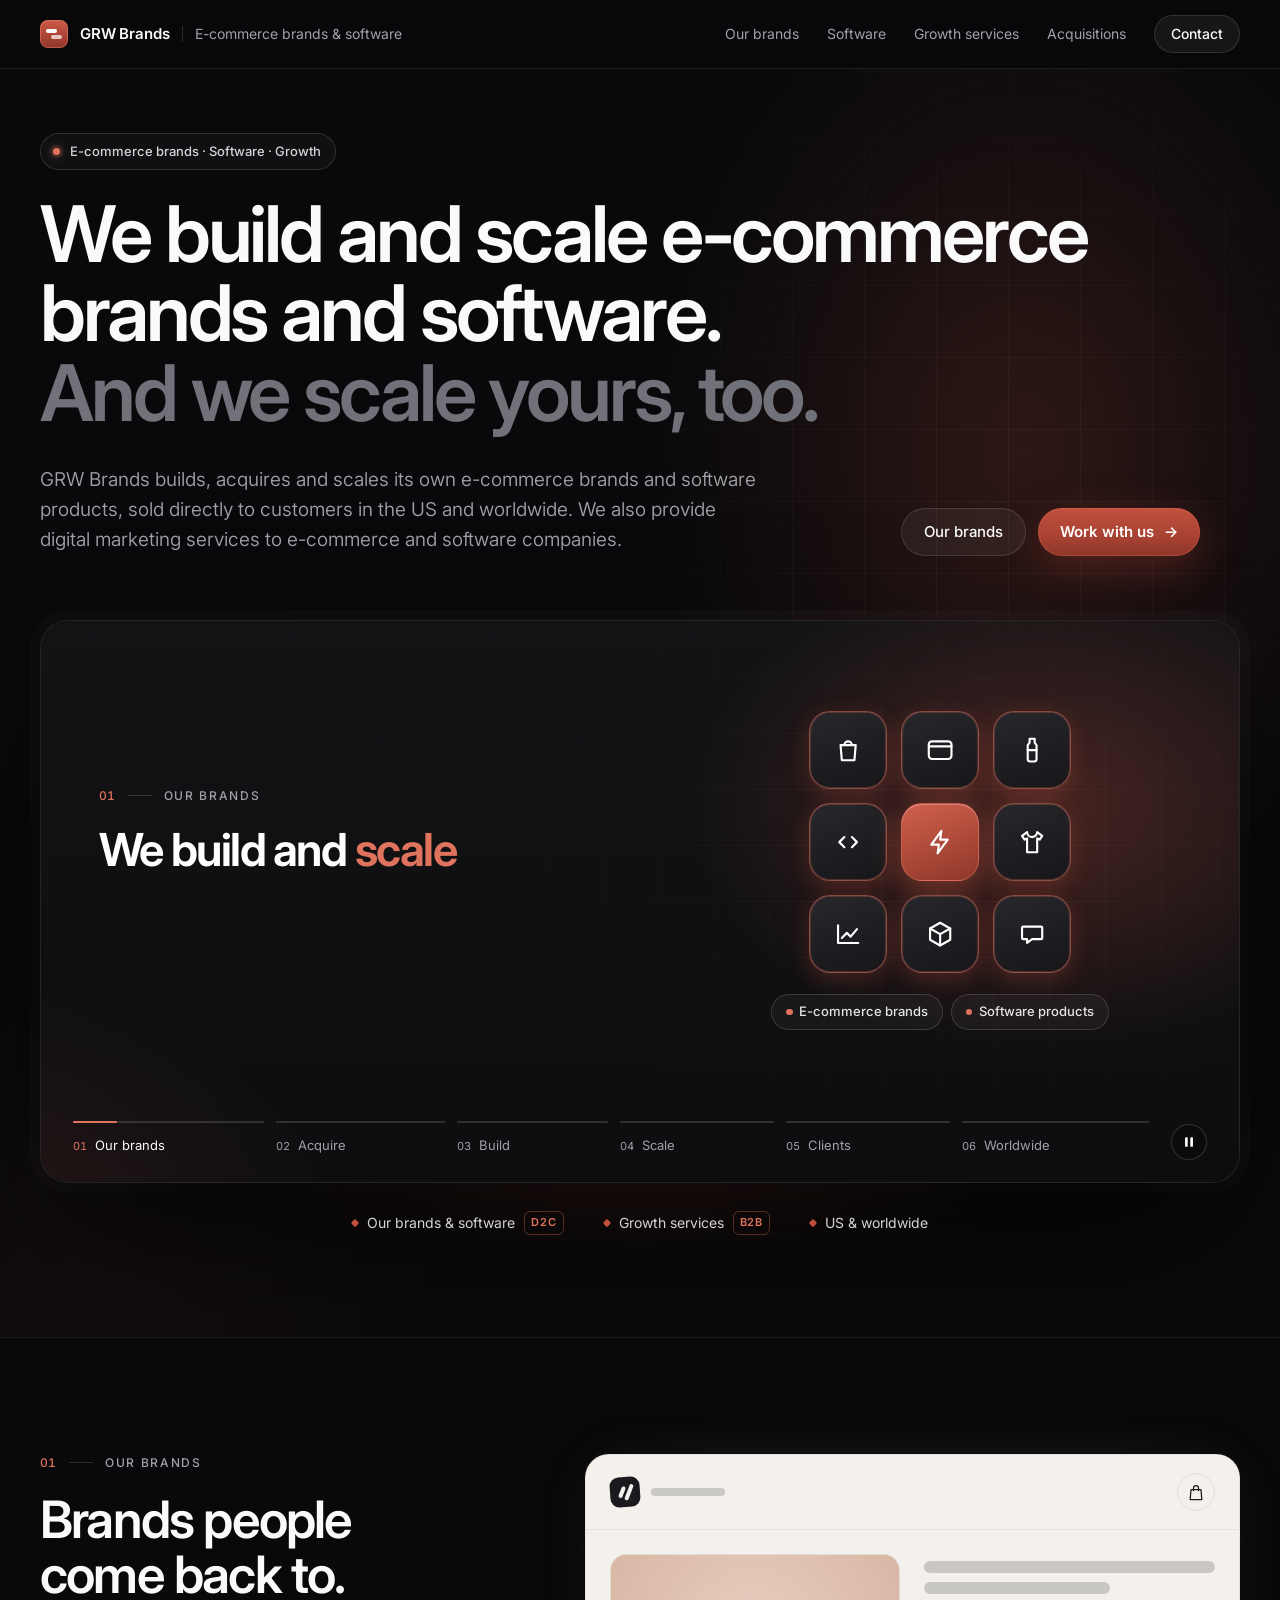
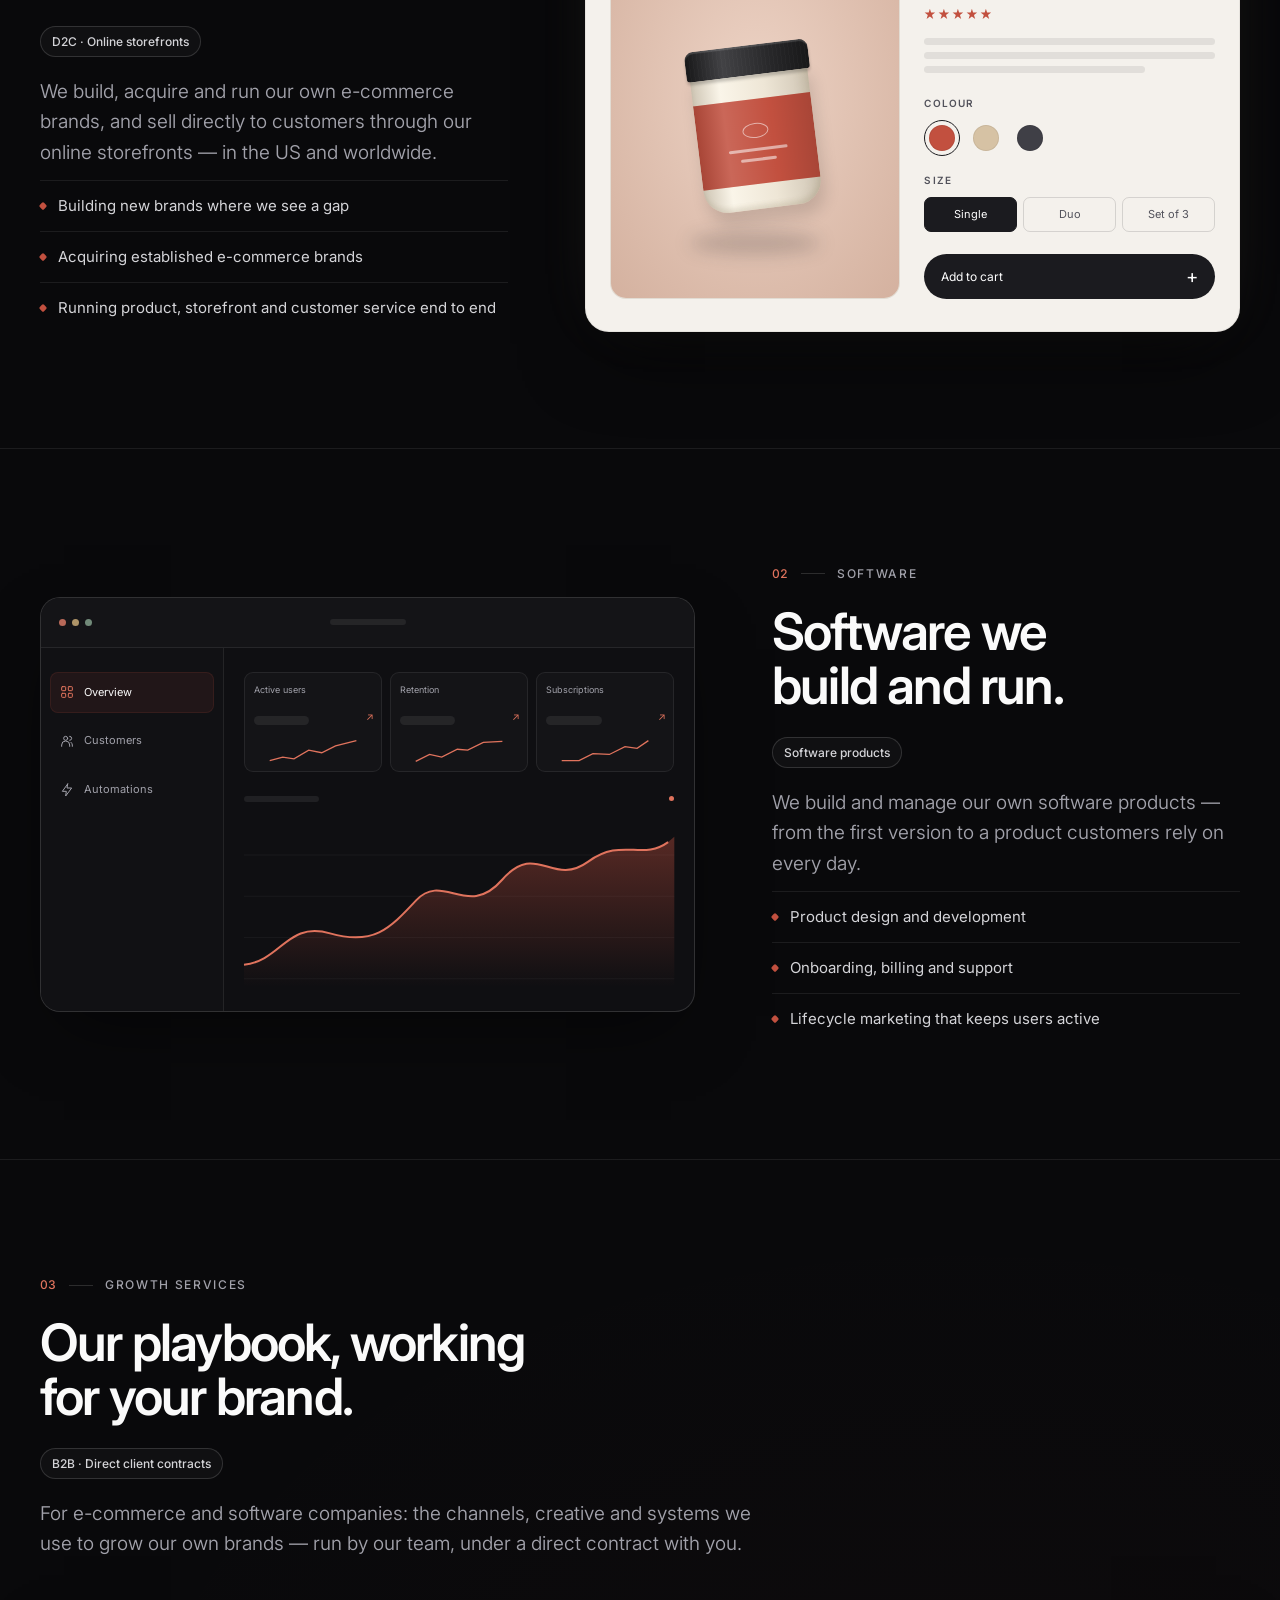
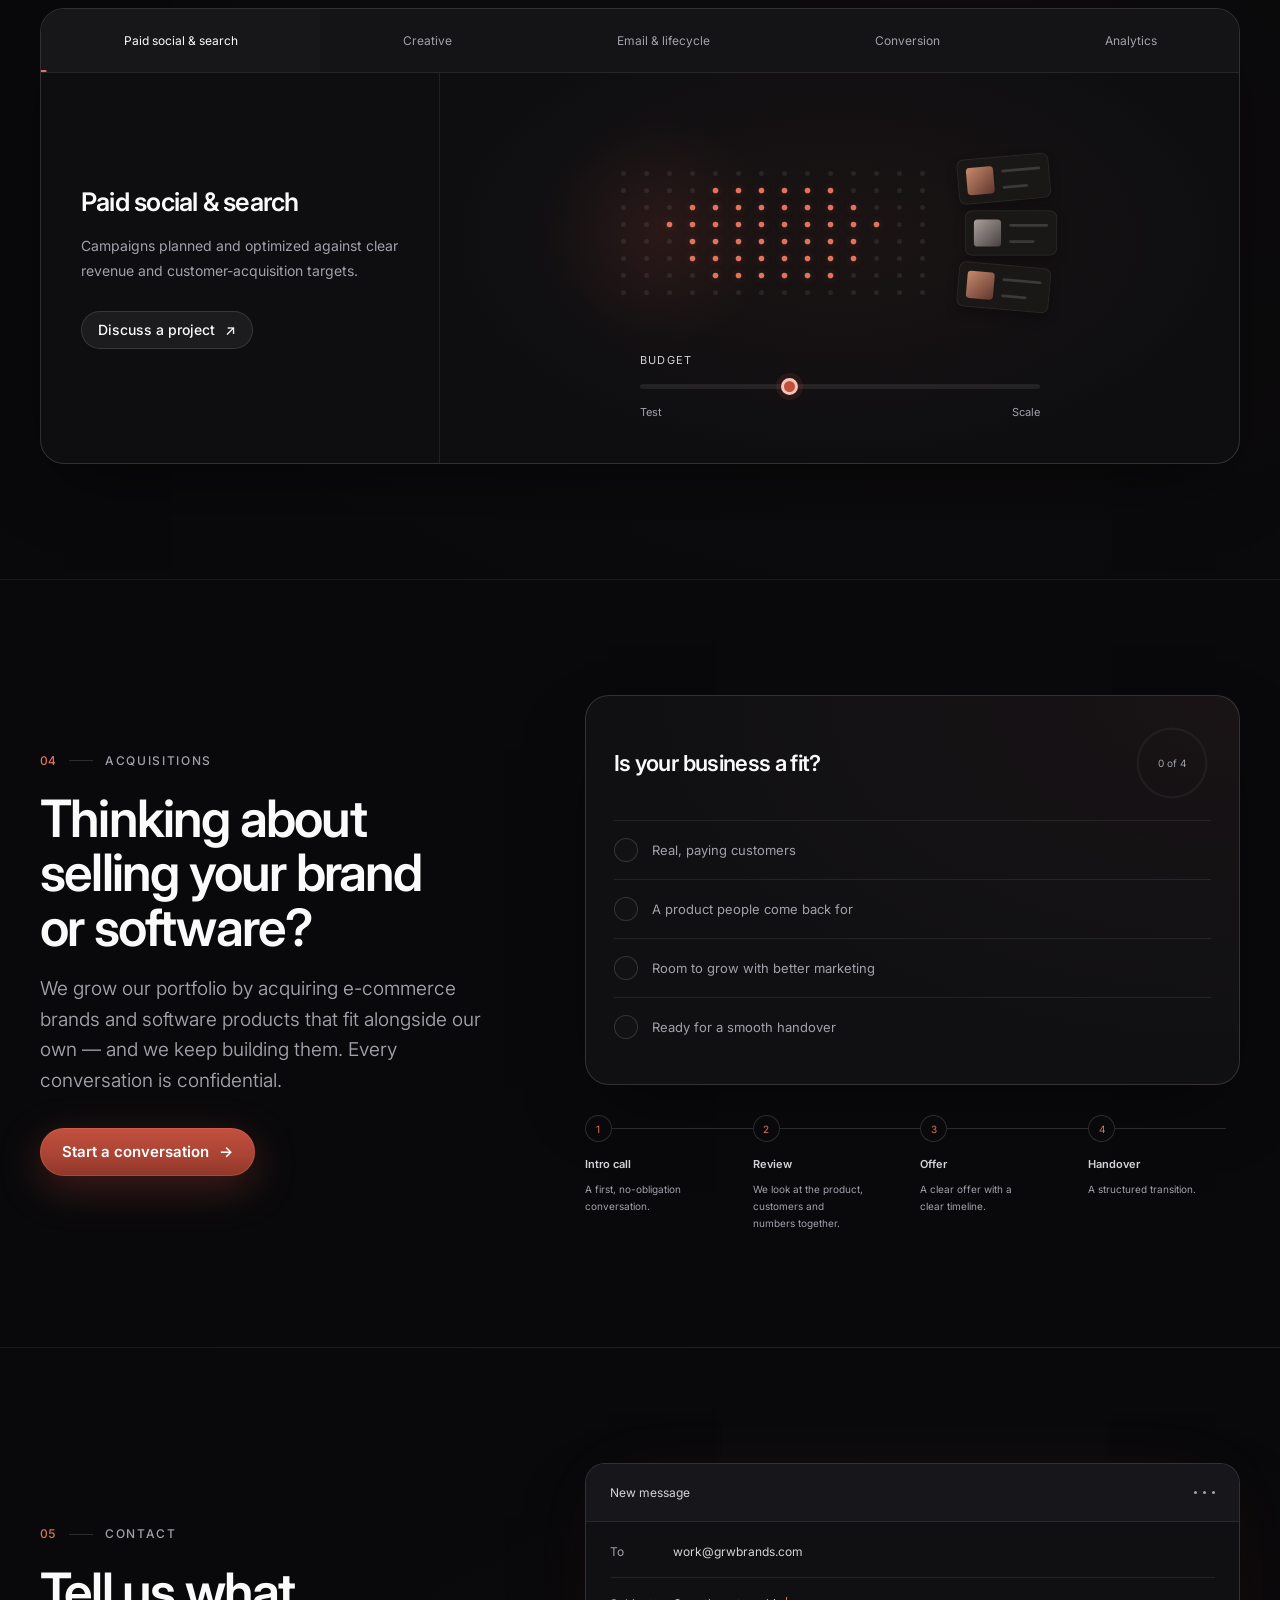
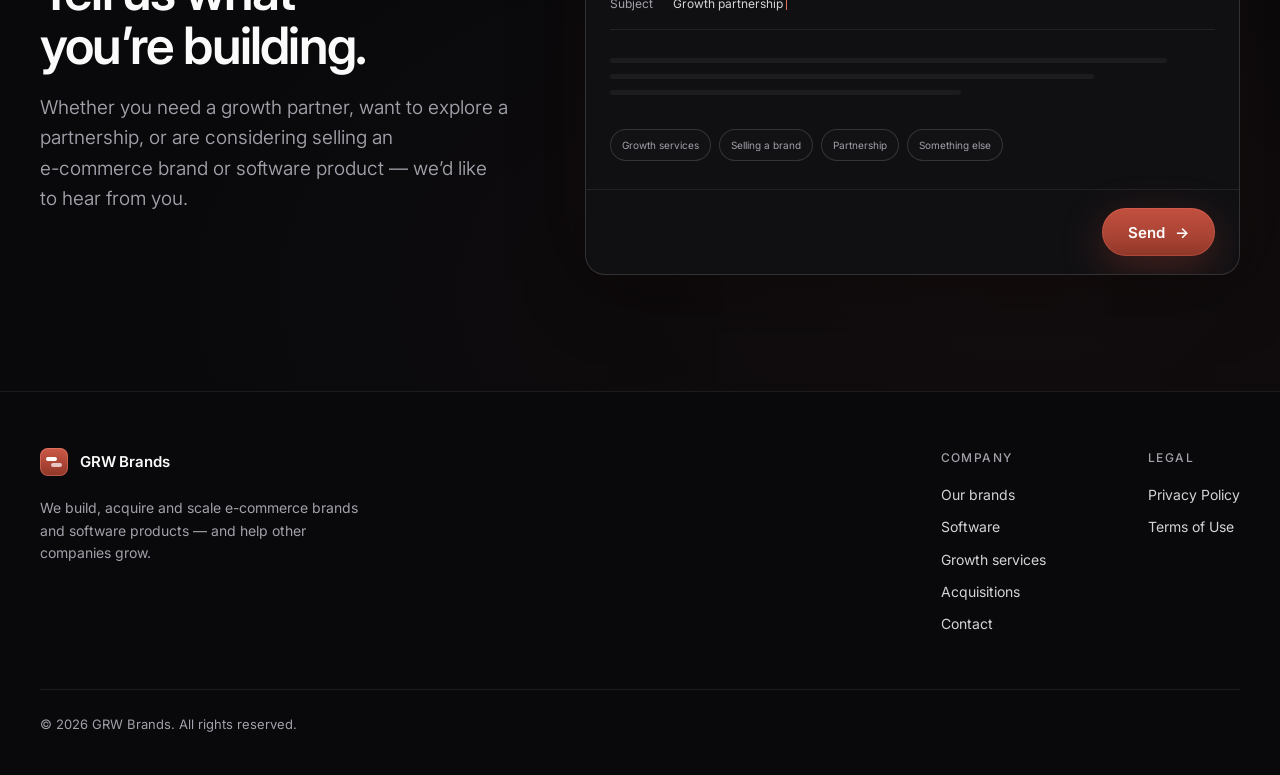
<file: index.html>
<!doctype html>
<html lang="en">
<head>
  <meta charset="utf-8">
  <meta name="viewport" content="width=device-width, initial-scale=1">
  <title>GRW Brands — E-commerce brands and software</title>
  <meta name="description" content="GRW Brands builds, acquires and scales e-commerce brands and software products, and provides digital marketing services to e-commerce and software companies in the US and worldwide.">
  <meta name="theme-color" content="#09090b">
  <link rel="canonical" href="https://grwbrands.com/">
  <meta property="og:url" content="https://grwbrands.com/">
  <meta property="og:type" content="website">
  <meta property="og:site_name" content="GRW Brands">
  <meta property="og:title" content="GRW Brands — E-commerce brands and software">
  <meta property="og:description" content="We build and scale e-commerce brands and software products — and put the same playbook to work for other companies.">
  <meta name="twitter:card" content="summary">
  <link rel="icon" href="assets/mark.svg" type="image/svg+xml">
  <link rel="preconnect" href="https://fonts.googleapis.com">
  <link rel="preconnect" href="https://fonts.gstatic.com" crossorigin>
  <link rel="stylesheet" href="https://fonts.googleapis.com/css2?family=Inter:wght@300..800&amp;display=swap">
  <link rel="stylesheet" href="assets/styles.css">
  <link rel="stylesheet" href="assets/sections.css">
  <script src="assets/site.js" defer></script>
  <script src="assets/sections.js" defer></script>
  <script type="application/ld+json">
  {
    "@context": "https://schema.org",
    "@type": "Organization",
    "name": "GRW Brands",
    "url": "https://grwbrands.com/",
    "description": "GRW Brands builds, acquires and scales e-commerce brands and software products, and provides digital marketing services to e-commerce and software companies in the US and worldwide.",
    "areaServed": "Worldwide",
    "email": "work@grwbrands.com"
  }
  </script>
</head>
<body>
  <a class="skip" href="#main">Skip to content</a>

  <header class="site-header">
    <div class="container header-inner">
      <a class="brand" href="./" aria-label="GRW Brands home">
        <img class="brand-mark" src="assets/mark.svg" alt="" width="28" height="28">
        <span class="brand-name">GRW Brands</span>
        <span class="brand-divider" aria-hidden="true"></span>
        <span class="brand-tagline"><span class="nw">E-commerce</span> brands &amp; software</span>
      </a>
      <nav class="nav" aria-label="Main">
        <a href="#brands">Our brands</a>
        <a href="#software">Software</a>
        <a href="#services">Growth services</a>
        <a href="#acquisitions">Acquisitions</a>
        <a class="btn btn-secondary btn-sm" href="#contact">Contact</a>
      </nav>
    </div>
  </header>

  <main id="main">

    <!-- Hero -->
    <section class="hero" aria-labelledby="hero-title">
      <div class="hero-bg" aria-hidden="true"></div>
      <div class="container">
        <div class="hero-top">
          <p class="eyebrow rise"><span class="dot" aria-hidden="true"></span><span><span class="nw">E-commerce</span> brands · Software · Growth</span></p>
          <h1 id="hero-title" class="rise rise-2">We build and scale <span class="nw">e-commerce</span> brands and software. <span class="soft">And we scale yours, too.</span></h1>
          <div class="hero-row rise rise-3">
            <p class="lead">GRW Brands builds, acquires and scales its own <span class="nw">e-commerce</span> brands and software products, sold directly to customers in the US and worldwide. We also provide digital marketing services to <span class="nw">e-commerce</span> and software companies.</p>
            <div class="actions">
              <a class="btn btn-secondary" href="#brands">Our brands</a>
              <a class="btn btn-primary" href="#contact">Work with us <span class="arrow" aria-hidden="true">→</span></a>
            </div>
          </div>
        </div>

        <!-- The film: a wide captioned banner made of HTML scenes, played by assets/site.js -->
        <div class="film rise rise-4" data-film data-state="playing" role="region" aria-label="Animated overview: we build and acquire e-commerce brands and software, run them hands-on, scale them with our own marketing engine, offer the same services to clients under direct contracts, and serve customers in the US and worldwide.">
          <div class="film-frame">
            <div class="film-bg" aria-hidden="true"></div>
            <div class="film-lines" aria-hidden="true"></div>
            <div class="film-grain" aria-hidden="true"></div>

            <div class="film-copy" aria-hidden="true">
              <p class="film-chapter"><span class="film-num">01</span><span class="film-label">Our brands</span></p>
              <p class="film-caption">We build and <b>scale</b></p>
            </div>

            <div class="film-stage">
              <div class="scenes" aria-hidden="true">

                  <!-- 1 · Portfolio -->
                  <section class="scene sc-portfolio is-active" data-label="Our brands" data-dur="5200" data-in="zoom">
                    <ol class="caps"><li data-t="0">We build and <b>scale</b></li><li data-t="1500">e-commerce brands</li><li data-t="3000">and <b>software.</b></li></ol>
                    <div class="tiles">
                      <span class="tile e"><svg viewBox="0 0 24 24"><path d="M6 8h12l-1 12H7L6 8z"/><path d="M9 8a3 3 0 0 1 6 0"/></svg></span>
                      <span class="tile s"><svg viewBox="0 0 24 24"><rect x="3" y="5" width="18" height="14" rx="2.5"/><path d="M3 9h18"/></svg></span>
                      <span class="tile e"><svg viewBox="0 0 24 24"><path d="M10 3h4v3l1.5 2v11a2 2 0 0 1-2 2h-3a2 2 0 0 1-2-2V8L10 6z"/><path d="M8.5 12h7"/></svg></span>
                      <span class="tile s"><svg viewBox="0 0 24 24"><path d="m9 8-4 4 4 4M15 8l4 4-4 4"/></svg></span>
                      <span class="tile accent"><svg viewBox="0 0 24 24"><path d="M13 3 5 14h6l-1 7 8-11h-6l1-7z"/></svg></span>
                      <span class="tile e"><svg viewBox="0 0 24 24"><path d="M8 4 4 7l2 3 2-1v11h8V9l2 1 2-3-4-3a4 4 0 0 1-8 0z"/></svg></span>
                      <span class="tile s"><svg viewBox="0 0 24 24"><path d="M4 19V5M4 19h16"/><path d="m7 15 4-4 3 3 5-6"/></svg></span>
                      <span class="tile e"><svg viewBox="0 0 24 24"><path d="M12 3l8 4.5v9L12 21l-8-4.5v-9L12 3z"/><path d="M12 12l8-4.5M12 12 4 7.5M12 12v9"/></svg></span>
                      <span class="tile s"><svg viewBox="0 0 24 24"><path d="M5 6h14a1 1 0 0 1 1 1v8a1 1 0 0 1-1 1h-7l-4 3v-3H5a1 1 0 0 1-1-1V7a1 1 0 0 1 1-1z"/></svg></span>
                    </div>
                    <div class="chips"><span class="chip c1"><i></i>E-commerce brands</span><span class="chip c2"><i></i>Software products</span></div>
                  </section>

                  <!-- 2 · Acquire -->
                  <section class="scene sc-acquire" data-label="Acquire" data-dur="6000" data-in="left">
                    <ol class="caps"><li data-t="0">We <b>acquire</b> brands</li><li data-t="1800">with real customers</li><li data-t="3500">and room to <b>grow.</b></li></ol>
                    <div class="ui-card review">
                      <div class="ui-head"><span class="ui-dot"></span>Acquisition review<span class="stamp">Acquired</span></div>
                      <ul class="checks">
                        <li><i class="tick"></i><span>Real product</span><em class="bar"></em></li>
                        <li><i class="tick"></i><span>Loyal customers</span><em class="bar"></em></li>
                        <li><i class="tick"></i><span>Room to grow</span><em class="bar"></em></li>
                      </ul>
                    </div>
                  </section>

                  <!-- 3 · Build -->
                  <section class="scene sc-build" data-label="Build" data-dur="6000" data-in="up">
                    <ol class="caps"><li data-t="0">We run them <b>hands-on:</b></li><li data-t="1900">product, storefront,</li><li data-t="3500">and every <b>customer.</b></li></ol>
                    <div class="store">
                      <div class="store-chrome"><i></i><i></i><i></i><span></span></div>
                      <div class="store-img"><span class="jar"></span></div>
                      <div class="store-info">
                        <span class="sk" style="--w:72%"></span>
                        <span class="sk sk-dim" style="--w:44%"></span>
                        <span class="stars"><i></i><i></i><i></i><i></i><i></i></span>
                        <span class="store-btn">Add to cart</span>
                      </div>
                    </div>
                    <div class="toasts">
                      <div class="toast"><i class="toast-ic"><svg viewBox="0 0 24 24"><path d="M6 8h12l-1 12H7L6 8z"/><path d="M9 8a3 3 0 0 1 6 0"/></svg></i><span><b>New order</b>Online store</span></div>
                      <div class="toast"><i class="toast-ic"><svg viewBox="0 0 24 24"><path d="M6 8h12l-1 12H7L6 8z"/><path d="M9 8a3 3 0 0 1 6 0"/></svg></i><span><b>New order</b>Online store</span></div>
                      <div class="toast"><i class="toast-ic"><svg viewBox="0 0 24 24"><rect x="3" y="5" width="18" height="14" rx="2.5"/><path d="M3 9h18"/></svg></i><span><b>New subscriber</b>Software</span></div>
                    </div>
                  </section>

                  <!-- 4 · Scale -->
                  <section class="scene sc-scale" data-label="Scale" data-dur="6600" data-in="zoom">
                    <ol class="caps"><li data-t="0">Then we <b>scale</b> them</li><li data-t="1900">with our own</li><li data-t="3000"><b>marketing engine.</b></li></ol>
                    <div class="ads">
                      <div class="ad a1"><span class="ad-tag">Ad</span><b>New drop</b><i class="ad-bar"></i></div>
                      <div class="ad a2"><span class="ad-tag">Ad</span><b>Made to last</b><i class="ad-bar"></i></div>
                      <div class="ad a3"><span class="ad-tag">Ad</span><b>Try it free</b><i class="ad-bar"></i></div>
                    </div>
                    <div class="channels"><span>Paid social</span><span>Search</span><span>Email</span><span>Creators</span></div>
                    <div class="growth">
                      <span class="g-label">Growth</span>
                      <svg viewBox="0 0 200 46">
                        <defs><linearGradient id="growth-fill" x1="0" y1="0" x2="0" y2="1"><stop offset="0" stop-color="#e0735d" stop-opacity=".35"/><stop offset="1" stop-color="#e0735d" stop-opacity="0"/></linearGradient></defs>
                        <path class="g-area" d="M0 42C24 40 34 36 50 35S78 33 92 27S118 24 132 19S162 11 176 8S194 5 200 4V46H0Z" fill="url(#growth-fill)"/>
                        <path class="g-line" pathLength="1" d="M0 42C24 40 34 36 50 35S78 33 92 27S118 24 132 19S162 11 176 8S194 5 200 4"/>
                      </svg>
                      <i class="g-dot"></i>
                    </div>
                  </section>

                  <!-- 5 · Clients -->
                  <section class="scene sc-clients" data-label="Clients" data-dur="6000" data-in="left">
                    <ol class="caps"><li data-t="0">We run the same engine</li><li data-t="1900">for <b>other brands</b> too —</li><li data-t="3600">under direct <b>contracts.</b></li></ol>
                    <div class="doc-stack">
                      <div class="doc-back"></div>
                      <div class="doc">
                        <span class="doc-kicker">Agreement</span>
                        <span class="doc-title">Growth services</span>
                        <span class="sk" style="--w:92%"></span>
                        <span class="sk" style="--w:80%"></span>
                        <span class="sk" style="--w:86%"></span>
                        <span class="sk" style="--w:58%"></span>
                        <span class="doc-scope"><span>Paid social</span><span>Email</span><span>Conversion</span></span>
                        <span class="signs">
                          <span class="sign"><svg viewBox="0 0 120 40"><path class="sig" pathLength="1" d="M5 28c8-14 14-20 18-16s-6 18 0 16 10-18 16-14-2 14 4 12 8-10 14-8 6 8 12 6 10-6 16-4"/></svg><span>Client</span></span>
                          <span class="sign"><svg viewBox="0 0 120 40"><path class="sig" pathLength="1" d="M6 26c10-2 14-14 20-12s-4 16 4 14 12-16 18-12-4 12 4 12 14-8 20-6 10 4 20 0"/></svg><span>GRW Brands</span></span>
                        </span>
                        <span class="signed">Signed</span>
                      </div>
                    </div>
                  </section>

                  <!-- 6 · Worldwide -->
                  <section class="scene sc-global" data-label="Worldwide" data-dur="5800" data-in="zoom">
                    <ol class="caps"><li data-t="0">Customers across</li><li data-t="1500">the <b>United States</b></li><li data-t="3000">and <b>worldwide.</b></li></ol>
                    <canvas class="globe" width="480" height="480"></canvas>
                    <div class="chips"><span class="chip c1"><i></i>United States</span><span class="chip c2"><i></i>Worldwide</span></div>
                  </section>
              </div>
            </div>

            <div class="film-bar">
              <div class="film-chapters">
                <button class="chap" type="button" aria-label="Chapter 1 of 6: Our brands"><i></i><span class="chap-num">01</span><span class="chap-name">Our brands</span></button>
                <button class="chap" type="button" aria-label="Chapter 2 of 6: Acquire"><i></i><span class="chap-num">02</span><span class="chap-name">Acquire</span></button>
                <button class="chap" type="button" aria-label="Chapter 3 of 6: Build"><i></i><span class="chap-num">03</span><span class="chap-name">Build</span></button>
                <button class="chap" type="button" aria-label="Chapter 4 of 6: Scale"><i></i><span class="chap-num">04</span><span class="chap-name">Scale</span></button>
                <button class="chap" type="button" aria-label="Chapter 5 of 6: Clients"><i></i><span class="chap-num">05</span><span class="chap-name">Clients</span></button>
                <button class="chap" type="button" aria-label="Chapter 6 of 6: Worldwide"><i></i><span class="chap-num">06</span><span class="chap-name">Worldwide</span></button>
              </div>
              <button class="film-toggle" type="button" aria-label="Pause animation">
                <svg class="i-pause" viewBox="0 0 16 16" aria-hidden="true"><rect x="3.5" y="2.5" width="3" height="11" rx="1"/><rect x="9.5" y="2.5" width="3" height="11" rx="1"/></svg>
                <svg class="i-play" viewBox="0 0 16 16" aria-hidden="true"><path d="M4.5 2.9v10.2a.8.8 0 0 0 1.2.7l8.1-5.1a.8.8 0 0 0 0-1.4L5.7 2.2a.8.8 0 0 0-1.2.7z"/></svg>
              </button>
            </div>
          </div>
        </div>

        <ul class="hero-meta rise rise-5">
          <li>Our brands &amp; software <em>D2C</em></li>
          <li>Growth services <em>B2B</em></li>
          <li>US &amp; worldwide</li>
        </ul>
      </div>
    </section>

    <!-- Interactive illustrations: all product, customer, and chart content is illustrative. -->
    <section class="section feat" id="brands" aria-labelledby="shop-heading">
      <div class="container feat-grid">
        <div class="feat-copy">
          <p class="kicker"><span class="idx">01</span>Our brands</p>
          <h2 class="title" id="shop-heading">Brands people come back to.</h2>
          <div class="feat-tag"><span class="tag">D2C · Online storefronts</span></div>
          <p class="lead">We build, acquire and run our own <span class="nw">e-commerce</span> brands, and sell directly to customers through our online storefronts — in the US and worldwide.</p>
          <ul class="ticks">
            <li>Building new brands where we see a gap</li>
            <li>Acquiring established <span class="nw">e-commerce</span> brands</li>
            <li>Running product, storefront and customer service end to end</li>
          </ul>
        </div>
        <div class="feat-stage">
          <div class="shop" data-shop role="region" aria-label="Interactive storefront illustration">
            <div class="shop-top">
              <div class="shop-identity" aria-hidden="true"><span class="shop-logo"><i></i><i></i></span><span class="shop-skeleton shop-wordmark"></span></div>
              <button class="shop-cart" type="button" aria-label="Cart, empty">
                <svg viewBox="0 0 24 24" aria-hidden="true"><path d="M6 8h12l1 12H5L6 8ZM9 9V6a3 3 0 0 1 6 0v3"/></svg>
                <span class="shop-count" hidden>0</span>
              </button>
            </div>
            <div class="shop-body">
              <div class="shop-image" aria-hidden="true">
                <div class="shop-halo" data-colour="Clay"></div><div class="shop-halo" data-colour="Sand"></div><div class="shop-halo" data-colour="Graphite"></div>
                <div class="shop-floor"></div><div class="shop-product"><div class="shop-lid"></div><div class="shop-jar"><div class="shop-band"><i></i><i></i><i></i></div></div></div>
              </div>
              <div class="shop-detail">
                <div class="shop-title-bars" aria-hidden="true"><span class="shop-skeleton"></span><span class="shop-skeleton"></span></div>
                <div class="shop-stars" aria-hidden="true"><i></i><i></i><i></i><i></i><i></i></div>
                <div class="shop-text-bars" aria-hidden="true"><span class="shop-skeleton"></span><span class="shop-skeleton"></span><span class="shop-skeleton"></span></div>
                <div class="shop-label" id="shop-colour-label">Colour</div>
                <div class="shop-swatches" role="group" aria-labelledby="shop-colour-label">
                  <button class="shop-swatch" type="button" data-colour="Clay" aria-label="Clay" aria-pressed="true" style="--swatch:#c2503f"></button>
                  <button class="shop-swatch" type="button" data-colour="Sand" aria-label="Sand" aria-pressed="false" style="--swatch:#d6c2a4"></button>
                  <button class="shop-swatch" type="button" data-colour="Graphite" aria-label="Graphite" aria-pressed="false" style="--swatch:#3f3f46"></button>
                </div>
                <div class="shop-label" id="shop-size-label">Size</div>
                <div class="shop-sizes" role="group" aria-labelledby="shop-size-label">
                  <button class="shop-size" type="button" aria-pressed="true">Single</button><button class="shop-size" type="button" aria-pressed="false">Duo</button><button class="shop-size" type="button" aria-pressed="false">Set of 3</button>
                </div>
                <button class="shop-add" type="button">Add to cart <span aria-hidden="true">+</span></button>
              </div>
            </div>
            <div class="shop-toast" role="status" aria-live="polite" aria-atomic="true"></div>
          </div>
        </div>
      </div>
    </section>

    <section class="section feat reverse feat-reverse" id="software" aria-labelledby="app-heading">
      <div class="container feat-grid">
        <div class="feat-copy">
          <p class="kicker"><span class="idx">02</span>Software</p>
          <h2 class="title" id="app-heading">Software we build and run.</h2>
          <div class="feat-tag"><span class="tag">Software products</span></div>
          <p class="lead">We build and manage our own software products — from the first version to a product customers rely on every day.</p>
          <ul class="ticks"><li>Product design and development</li><li>Onboarding, billing and support</li><li>Lifecycle marketing that keeps users active</li></ul>
        </div>
        <div class="feat-stage">
          <div class="app" data-app role="region" aria-label="Interactive software illustration">
            <div class="app-top"><span class="app-traffic" aria-hidden="true"><i></i><i></i><i></i></span><span class="app-skeleton app-window-title" aria-hidden="true"></span></div>
            <div class="app-layout">
              <div class="app-sidebar" role="tablist" aria-label="Software views">
                <button class="app-tab" type="button" role="tab" id="app-tab-overview" aria-controls="app-overview" aria-selected="true"><svg viewBox="0 0 24 24" aria-hidden="true"><rect x="4" y="4" width="6" height="6" rx="1"/><rect x="14" y="4" width="6" height="6" rx="1"/><rect x="4" y="14" width="6" height="6" rx="1"/><rect x="14" y="14" width="6" height="6" rx="1"/></svg>Overview</button>
                <button class="app-tab" type="button" role="tab" id="app-tab-customers" aria-controls="app-customers" aria-selected="false" tabindex="-1"><svg viewBox="0 0 24 24" aria-hidden="true"><circle cx="10" cy="8" r="3"/><path d="M4 20v-2a6 6 0 0 1 12 0v2M16 5a3 3 0 0 1 0 6M20 20v-2a6 6 0 0 0-2-4"/></svg>Customers</button>
                <button class="app-tab" type="button" role="tab" id="app-tab-automations" aria-controls="app-automations" aria-selected="false" tabindex="-1"><svg viewBox="0 0 24 24" aria-hidden="true"><path d="m13 3-8 11h6l-1 7 9-12h-7l1-6Z"/></svg>Automations</button>
              </div>
              <div class="app-panels">
                <div class="app-panel" role="tabpanel" id="app-overview" aria-labelledby="app-tab-overview" tabindex="0">
                  <div class="app-stats">
                    <div class="app-stat"><span>Active users</span><i aria-hidden="true">↗</i><span class="app-skeleton" aria-hidden="true"></span><svg viewBox="0 0 100 30" aria-hidden="true"><path d="M0 26 15 22 28 24 45 14 60 17 76 9 100 3"/></svg></div>
                    <div class="app-stat"><span>Retention</span><i aria-hidden="true">↗</i><span class="app-skeleton" aria-hidden="true"></span><svg viewBox="0 0 100 30" aria-hidden="true"><path d="M0 27 16 19 30 22 48 13 60 14 78 5 100 4"/></svg></div>
                    <div class="app-stat"><span>Subscriptions</span><i aria-hidden="true">↗</i><span class="app-skeleton" aria-hidden="true"></span><svg viewBox="0 0 100 30" aria-hidden="true"><path d="M0 26 20 26 36 18 55 19 73 10 87 12 100 3"/></svg></div>
                  </div>
                  <div class="app-chart" aria-hidden="true">
                    <div class="app-chart-heading"><span class="app-skeleton"></span><i></i></div>
                    <svg viewBox="0 0 400 200" preserveAspectRatio="none">
                      <defs><linearGradient id="app-area-gradient" x1="0" y1="0" x2="0" y2="1"><stop stop-color="#c2503f" stop-opacity=".4"/><stop offset="1" stop-color="#c2503f" stop-opacity="0"/></linearGradient></defs>
                      <path class="app-gridlines" d="M0 40H400M0 90H400M0 140H400M0 190H400"/>
                      <path class="app-area" d="M0 173C35 168 40 120 80 135S135 130 160 95S208 118 240 70S286 80 320 48S373 52 400 18V200H0Z"/>
                      <path class="app-curve" pathLength="1" d="M0 173C35 168 40 120 80 135S135 130 160 95S208 118 240 70S286 80 320 48S373 52 400 18"/>
                      <g class="app-guide"><path d="M0 0V200"/><circle r="4"/></g>
                    </svg>
                  </div>
                </div>
                <div class="app-panel" role="tabpanel" id="app-customers" aria-labelledby="app-tab-customers" tabindex="0" hidden>
                  <div class="app-panel-label">Customers</div>
                  <div class="app-customer"><i class="app-avatar" aria-hidden="true"></i><span class="app-person" aria-hidden="true"><i class="app-skeleton"></i><i class="app-skeleton"></i></span><span class="app-status app-status-active">Active</span></div>
                  <div class="app-customer"><i class="app-avatar" aria-hidden="true"></i><span class="app-person" aria-hidden="true"><i class="app-skeleton"></i><i class="app-skeleton"></i></span><span class="app-status">Trial</span></div>
                  <div class="app-customer"><i class="app-avatar" aria-hidden="true"></i><span class="app-person" aria-hidden="true"><i class="app-skeleton"></i><i class="app-skeleton"></i></span><span class="app-status app-status-active">Active</span></div>
                  <div class="app-customer"><i class="app-avatar" aria-hidden="true"></i><span class="app-person" aria-hidden="true"><i class="app-skeleton"></i><i class="app-skeleton"></i></span><span class="app-status">New</span></div>
                  <div class="app-customer"><i class="app-avatar" aria-hidden="true"></i><span class="app-person" aria-hidden="true"><i class="app-skeleton"></i><i class="app-skeleton"></i></span><span class="app-status app-status-active">Active</span></div>
                </div>
                <div class="app-panel" role="tabpanel" id="app-automations" aria-labelledby="app-tab-automations" tabindex="0" hidden>
                  <div class="app-panel-label">Automations</div>
                  <div class="app-automation"><svg viewBox="0 0 24 24" aria-hidden="true"><rect x="3" y="5" width="18" height="14" rx="3"/><path d="m3 7 9 6 9-6"/></svg><span class="app-automation-name" id="app-welcome">Welcome series</span><span class="app-live">Live</span><button class="app-switch" type="button" role="switch" aria-checked="true" aria-labelledby="app-welcome"><i></i></button></div>
                  <div class="app-automation"><svg viewBox="0 0 24 24" aria-hidden="true"><circle cx="12" cy="12" r="9"/><path d="M12 7v5l3 2"/></svg><span class="app-automation-name" id="app-trial">Trial ending reminder</span><span class="app-live">Live</span><button class="app-switch" type="button" role="switch" aria-checked="true" aria-labelledby="app-trial"><i></i></button></div>
                  <div class="app-automation"><svg viewBox="0 0 24 24" aria-hidden="true"><path d="M4 10a8 8 0 1 1 1 8M4 4v6h6"/></svg><span class="app-automation-name" id="app-winback">Win-back</span><span class="app-live" data-paused>Paused</span><button class="app-switch" type="button" role="switch" aria-checked="false" aria-labelledby="app-winback"><i></i></button></div>
                </div>
              </div>
            </div>
          </div>
        </div>
      </div>
    </section>

    <section class="section studio" id="services" aria-labelledby="studio-heading">
      <div class="container">
        <div class="studio-head">
          <p class="kicker"><span class="idx">03</span>Growth services</p>
          <h2 class="title" id="studio-heading">Our playbook, working for your brand.</h2>
          <div class="feat-tag"><span class="tag">B2B · Direct client contracts</span></div>
          <p class="lead">For <span class="nw">e-commerce</span> and software companies: the channels, creative and systems we use to grow our own brands — run by our team, under a direct contract with you.</p>
        </div>
        <div class="studio-panel" data-studio role="region" aria-label="Interactive growth services illustrations">
          <div class="studio-tabs" role="tablist" aria-label="Growth services">
            <button class="studio-tab" role="tab" type="button" id="studio-tab-paid" aria-controls="studio-paid" aria-selected="true">Paid social &amp; search<i aria-hidden="true"></i></button>
            <button class="studio-tab" role="tab" type="button" id="studio-tab-creative" aria-controls="studio-creative" aria-selected="false" tabindex="-1">Creative<i aria-hidden="true"></i></button>
            <button class="studio-tab" role="tab" type="button" id="studio-tab-email" aria-controls="studio-email" aria-selected="false" tabindex="-1">Email &amp; lifecycle<i aria-hidden="true"></i></button>
            <button class="studio-tab" role="tab" type="button" id="studio-tab-conversion" aria-controls="studio-conversion" aria-selected="false" tabindex="-1">Conversion<i aria-hidden="true"></i></button>
            <button class="studio-tab" role="tab" type="button" id="studio-tab-analytics" aria-controls="studio-analytics" aria-selected="false" tabindex="-1">Analytics<i aria-hidden="true"></i></button>
          </div>
          <div class="studio-panels">
            <div class="studio-body" role="tabpanel" id="studio-paid" aria-labelledby="studio-tab-paid" tabindex="0">
              <div class="studio-copy"><h3>Paid social &amp; search</h3><p>Campaigns planned and optimized against clear revenue and customer-acquisition targets.</p><a class="btn btn-secondary btn-sm studio-cta" href="#contact">Discuss a project <span class="arrow" aria-hidden="true">↗</span></a></div>
              <div class="studio-stage studio-paid-stage">
                <div class="studio-audience-scene" aria-hidden="true"><div class="studio-glow"></div><div class="studio-dot-grid"></div><div class="studio-mini-ads"><div class="studio-mini-ad"><i></i><span></span><span></span></div><div class="studio-mini-ad"><i></i><span></span><span></span></div><div class="studio-mini-ad"><i></i><span></span><span></span></div></div></div>
                <div class="studio-budget"><label for="studio-budget">Budget</label><input id="studio-budget" class="studio-range" type="range" min="0" max="100" value="24" aria-valuetext="Test"><div class="studio-range-labels"><span>Test</span><span>Scale</span></div></div>
              </div>
            </div>
            <div class="studio-body" role="tabpanel" id="studio-creative" aria-labelledby="studio-tab-creative" tabindex="0" hidden>
              <div class="studio-copy"><h3>Creative</h3><p>Ad creative, video and content made for performance channels, and tested continuously.</p><a class="btn btn-secondary btn-sm studio-cta" href="#contact">Discuss a project <span class="arrow" aria-hidden="true">↗</span></a></div>
              <div class="studio-stage studio-creative-stage"><div class="studio-ad-deck"><div class="studio-ad" data-angle="0"><span>Ad</span><b>New drop</b><i aria-hidden="true"></i></div><div class="studio-ad" data-angle="1"><span>Ad</span><b>Made to last</b><i aria-hidden="true"></i></div><div class="studio-ad" data-angle="2"><span>Ad</span><b>Try it free</b><i aria-hidden="true"></i></div></div><button class="btn btn-secondary btn-sm studio-new-angle" type="button">New angle <span aria-hidden="true">↗</span></button></div>
            </div>
            <div class="studio-body" role="tabpanel" id="studio-email" aria-labelledby="studio-tab-email" tabindex="0" hidden>
              <div class="studio-copy"><h3>Email &amp; lifecycle</h3><p>Automated flows and campaigns that turn first-time buyers and trial users into loyal, repeat customers.</p><a class="btn btn-secondary btn-sm studio-cta" href="#contact">Discuss a project <span class="arrow" aria-hidden="true">↗</span></a></div>
              <div class="studio-stage studio-email-stage"><div class="studio-flow" role="group" aria-label="Email flow"><button class="studio-node" type="button" aria-pressed="true"><svg viewBox="0 0 24 24" aria-hidden="true"><circle cx="10" cy="8" r="3"/><path d="M4 20v-2a6 6 0 0 1 12 0M19 7v6M16 10h6"/></svg><span>Signs up</span></button><i class="studio-connector" aria-hidden="true"></i><button class="studio-node" type="button" aria-pressed="false"><svg viewBox="0 0 24 24" aria-hidden="true"><rect x="3" y="5" width="18" height="14" rx="3"/><path d="m3 7 9 6 9-6"/></svg><span>Welcome</span></button><i class="studio-connector" aria-hidden="true"></i><button class="studio-node" type="button" aria-pressed="false"><svg viewBox="0 0 24 24" aria-hidden="true"><path d="M9 18h6M10 21h4M8 13a6 6 0 1 1 8 0l-1 2H9l-1-2Z"/></svg><span>Tips</span></button><i class="studio-connector" aria-hidden="true"></i><button class="studio-node" type="button" aria-pressed="false"><svg viewBox="0 0 24 24" aria-hidden="true"><path d="M4 10a8 8 0 1 1 1 8M4 4v6h6"/></svg><span>Comes back</span></button></div><div class="studio-email-preview"><div class="studio-email-subject" aria-live="polite">Welcome — start here</div><div class="studio-email-lines" aria-hidden="true"><i></i><i></i><i></i><span></span></div></div></div>
            </div>
            <div class="studio-body" role="tabpanel" id="studio-conversion" aria-labelledby="studio-tab-conversion" tabindex="0" hidden>
              <div class="studio-copy"><h3>Conversion</h3><p>Landing pages, storefronts and checkout flows, improved through structured testing.</p><a class="btn btn-secondary btn-sm studio-cta" href="#contact">Discuss a project <span class="arrow" aria-hidden="true">↗</span></a></div>
              <div class="studio-stage studio-conversion-stage"><div class="studio-variants"><div class="studio-variant"><div class="studio-variant-label">Variant A</div><div class="studio-page" aria-hidden="true"><div class="studio-page-nav"><i></i><i></i><i></i></div><div class="studio-page-hero"></div><div class="studio-page-lines"><i></i><i></i></div><div class="studio-page-button"></div><div class="studio-page-tiles"><i></i><i></i><i></i></div></div><div class="studio-result" aria-hidden="true"><i></i></div></div><div class="studio-variant studio-variant-b"><div class="studio-variant-label">Variant B <span class="studio-winner" role="status" hidden>Winner</span></div><div class="studio-page" aria-hidden="true"><div class="studio-page-nav"><i></i><i></i><i></i></div><div class="studio-page-hero"></div><div class="studio-page-lines"><i></i><i></i></div><div class="studio-page-button"></div><div class="studio-page-tiles"><i></i><i></i><i></i></div></div><div class="studio-result" aria-hidden="true"><i></i></div></div></div><button class="btn btn-secondary btn-sm studio-run" type="button">Run test <span aria-hidden="true">→</span></button></div>
            </div>
            <div class="studio-body" role="tabpanel" id="studio-analytics" aria-labelledby="studio-tab-analytics" tabindex="0" hidden>
              <div class="studio-copy"><h3>Analytics</h3><p>Tracking, attribution and reporting that put a reliable number behind every decision.</p><a class="btn btn-secondary btn-sm studio-cta" href="#contact">Discuss a project <span class="arrow" aria-hidden="true">↗</span></a></div>
              <div class="studio-stage studio-analytics-stage"><div class="studio-channels" role="group" aria-label="Chart channels"><button class="studio-channel" type="button" aria-pressed="true">Paid social</button><button class="studio-channel" type="button" aria-pressed="true">Search</button><button class="studio-channel" type="button" aria-pressed="true">Email</button><button class="studio-channel" type="button" aria-pressed="true">Creators</button></div><div class="studio-analytics-chart" aria-hidden="true"><svg viewBox="0 0 560 230" preserveAspectRatio="none"><path class="studio-chart-grid" d="M0 45H560M0 100H560M0 155H560M0 210H560"/><path class="studio-layer" d="M0 197C90 198 95 158 180 168S270 132 355 133S465 90 560 85V230H0Z"/><path class="studio-layer" d="M0 175C90 173 95 127 180 140S270 106 355 103S465 60 560 54L560 85C465 90 440 133 355 133S265 168 180 168S90 198 0 197Z"/><path class="studio-layer" d="M0 152C90 151 95 104 180 116S270 84 355 79S465 36 560 30L560 54C465 60 440 103 355 103S265 140 180 140S90 173 0 175Z"/><path class="studio-layer" d="M0 132C90 132 95 82 180 94S270 62 355 57S465 15 560 9L560 30C465 36 440 79 355 79S265 116 180 116S90 151 0 152Z"/><path class="studio-chart-guide" d="M0 0V230"/></svg></div></div>
            </div>
          </div>
        </div>
      </div>
    </section>

    <section class="section feat" id="acquisitions" aria-labelledby="fit-heading">
      <div class="container feat-grid">
        <div class="feat-copy"><p class="kicker"><span class="idx">04</span>Acquisitions</p><h2 class="title" id="fit-heading">Thinking about selling your brand or software?</h2><p class="lead">We grow our portfolio by acquiring <span class="nw">e-commerce</span> brands and software products that fit alongside our own — and we keep building them. Every conversation is confidential.</p><div class="feat-action"><a class="btn btn-primary" href="mailto:work@grwbrands.com?subject=Acquisition%20enquiry">Start a conversation <span class="arrow" aria-hidden="true">→</span></a></div></div>
        <div class="feat-stage">
          <div class="fit" data-fit role="region" aria-label="Acquisition fit check">
            <div class="fit-header"><h3>Is your business a fit?</h3><div class="fit-progress"><svg viewBox="0 0 100 100" aria-hidden="true"><circle class="fit-ring-track" cx="50" cy="50" r="44"/><circle class="fit-ring" cx="50" cy="50" r="44" pathLength="1"/></svg><span class="fit-count" aria-live="polite" aria-atomic="true">0 of 4</span></div></div>
            <div class="fit-criteria"><button class="fit-row" type="button" aria-pressed="false"><i aria-hidden="true"></i><span>Real, paying customers</span></button><button class="fit-row" type="button" aria-pressed="false"><i aria-hidden="true"></i><span>A product people come back for</span></button><button class="fit-row" type="button" aria-pressed="false"><i aria-hidden="true"></i><span>Room to grow with better marketing</span></button><button class="fit-row" type="button" aria-pressed="false"><i aria-hidden="true"></i><span>Ready for a smooth handover</span></button></div>
            <div class="fit-success" hidden><a class="btn btn-primary btn-sm" href="mailto:work@grwbrands.com?subject=Acquisition%20enquiry">Let's talk <span class="arrow" aria-hidden="true">→</span></a></div>
          </div>
          <ol class="fit-process"><li><span class="fit-step" aria-hidden="true">1</span><h3>Intro call</h3><p>A first, no-obligation conversation.</p></li><li><span class="fit-step" aria-hidden="true">2</span><h3>Review</h3><p>We look at the product, customers and numbers together.</p></li><li><span class="fit-step" aria-hidden="true">3</span><h3>Offer</h3><p>A clear offer with a clear timeline.</p></li><li><span class="fit-step" aria-hidden="true">4</span><h3>Handover</h3><p>A structured transition.</p></li></ol>
        </div>
      </div>
    </section>

    <section class="section mail" id="contact" aria-labelledby="mail-heading">
      <div class="container mail-grid">
        <div class="feat-copy"><p class="kicker"><span class="idx">05</span>Contact</p><h2 class="title" id="mail-heading">Tell us what you’re building.</h2><p class="lead">Whether you need a growth partner, want to explore a partnership, or are considering selling an <span class="nw">e-commerce</span> brand or software product — we’d like to hear from you.</p></div>
        <div class="mail-composer" data-mail role="region" aria-label="Email composer">
          <div class="mail-top"><span>New message</span><span class="mail-dots" aria-hidden="true"><i></i><i></i><i></i></span></div>
          <div class="mail-fields"><div class="mail-field"><span class="mail-label">To</span><span class="mail-address">work@grwbrands.com</span></div><div class="mail-field"><span class="mail-label">Subject</span><span class="mail-subject-line"><span class="mail-subject">Growth partnership</span><i class="mail-caret" aria-hidden="true"></i></span></div><div class="mail-body-lines" aria-hidden="true"><i></i><i></i><i></i></div></div>
          <div class="mail-chips" role="group" aria-label="Choose an email subject"><button class="mail-chip" type="button" aria-pressed="false">Growth services</button><button class="mail-chip" type="button" aria-pressed="false">Selling a brand</button><button class="mail-chip" type="button" aria-pressed="false">Partnership</button><button class="mail-chip" type="button" aria-pressed="false">Something else</button></div>
          <div class="mail-bottom"><a class="btn btn-primary mail-send" href="mailto:work@grwbrands.com?subject=Hello">Send <span class="arrow" aria-hidden="true">→</span></a></div>
        </div>
      </div>
    </section>

  </main>

  <footer class="site-footer">
    <div class="container">
      <div class="footer-top">
        <div class="footer-brand">
          <a class="brand" href="./" aria-label="GRW Brands home">
            <img class="brand-mark" src="assets/mark.svg" alt="" width="28" height="28">
            <span class="brand-name">GRW Brands</span>
          </a>
          <p>We build, acquire and scale <span class="nw">e-commerce</span> brands and software products — and help other companies grow.</p>
        </div>
        <nav class="footer-nav" aria-label="Footer">
          <div>
            <p class="footer-h">Company</p>
            <a href="#brands">Our brands</a>
            <a href="#software">Software</a>
            <a href="#services">Growth services</a>
            <a href="#acquisitions">Acquisitions</a>
            <a href="#contact">Contact</a>
          </div>
          <div>
            <p class="footer-h">Legal</p>
            <a href="privacy/">Privacy Policy</a>
            <a href="terms/">Terms of Use</a>
          </div>
        </nav>
      </div>
      <div class="footer-bottom">
        <p>© 2026 GRW Brands. All rights reserved.</p>
      </div>
    </div>
  </footer>
</body>
</html>
</file>
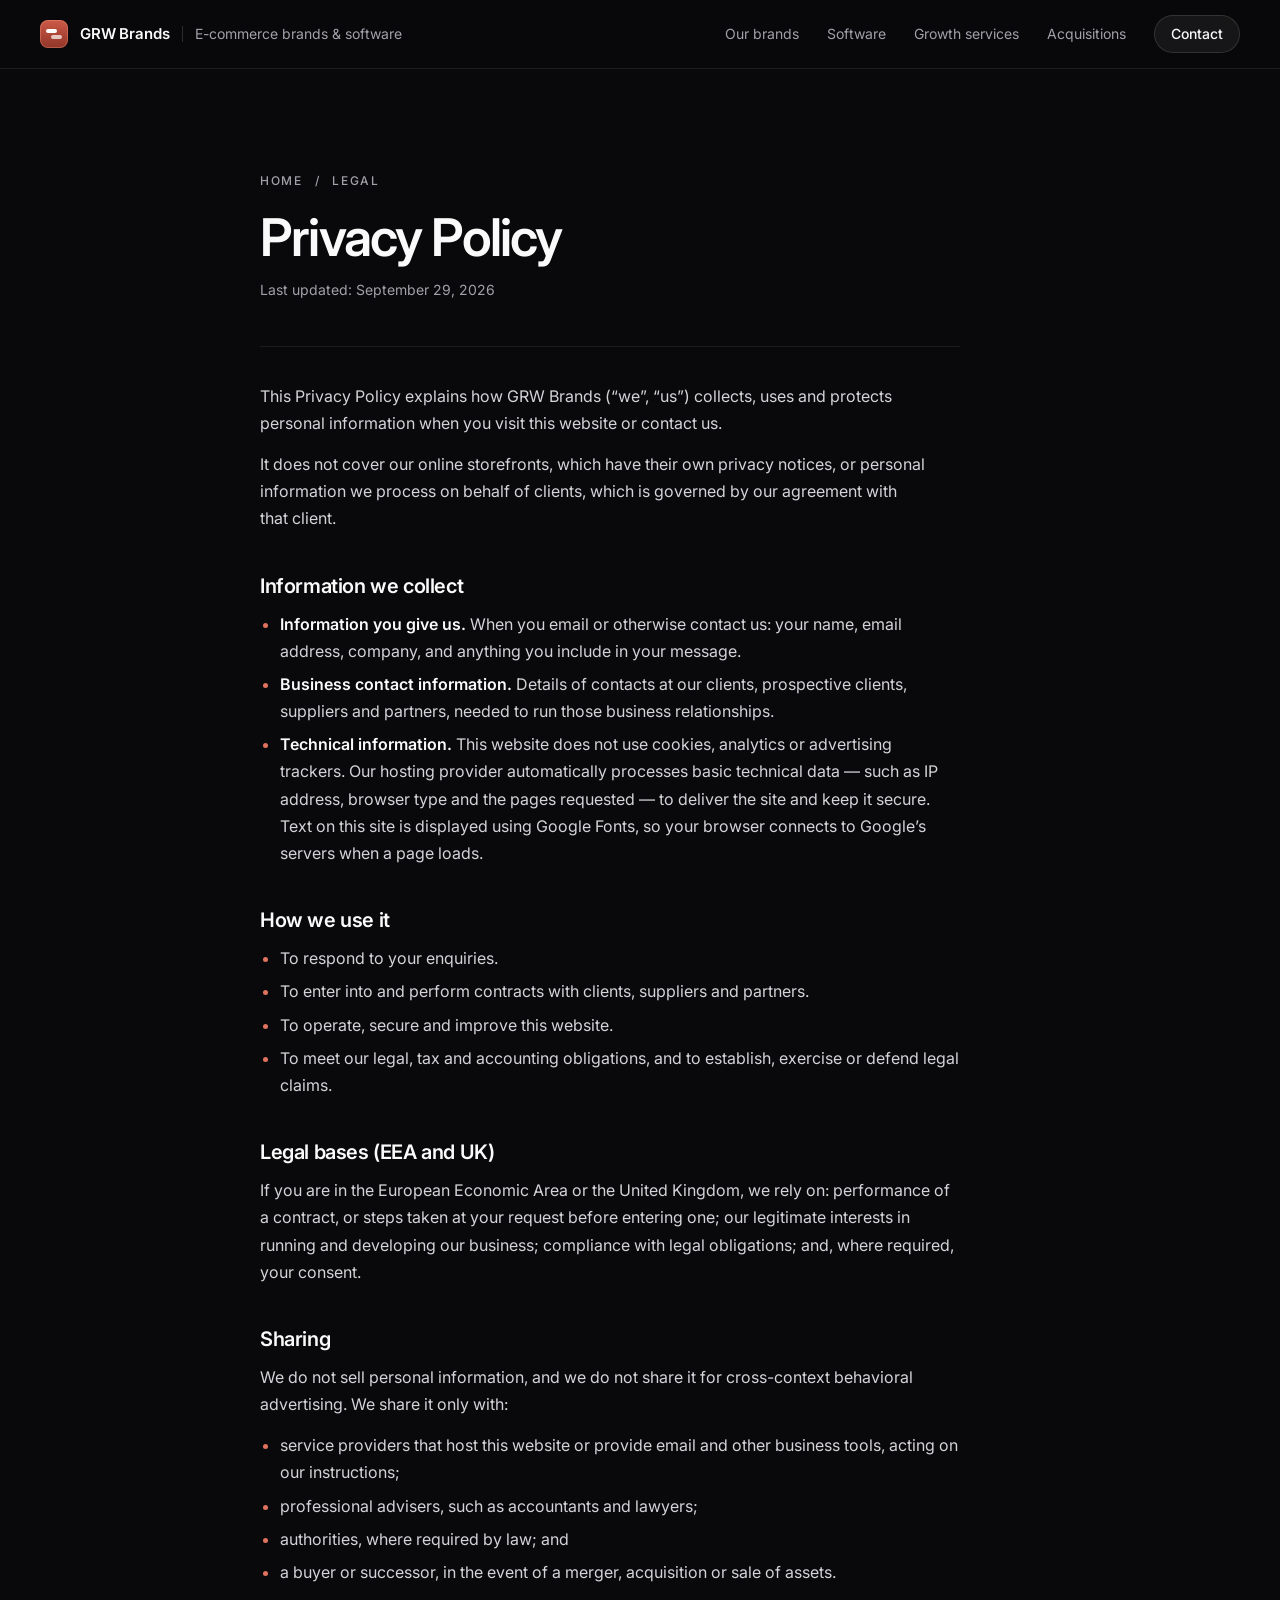
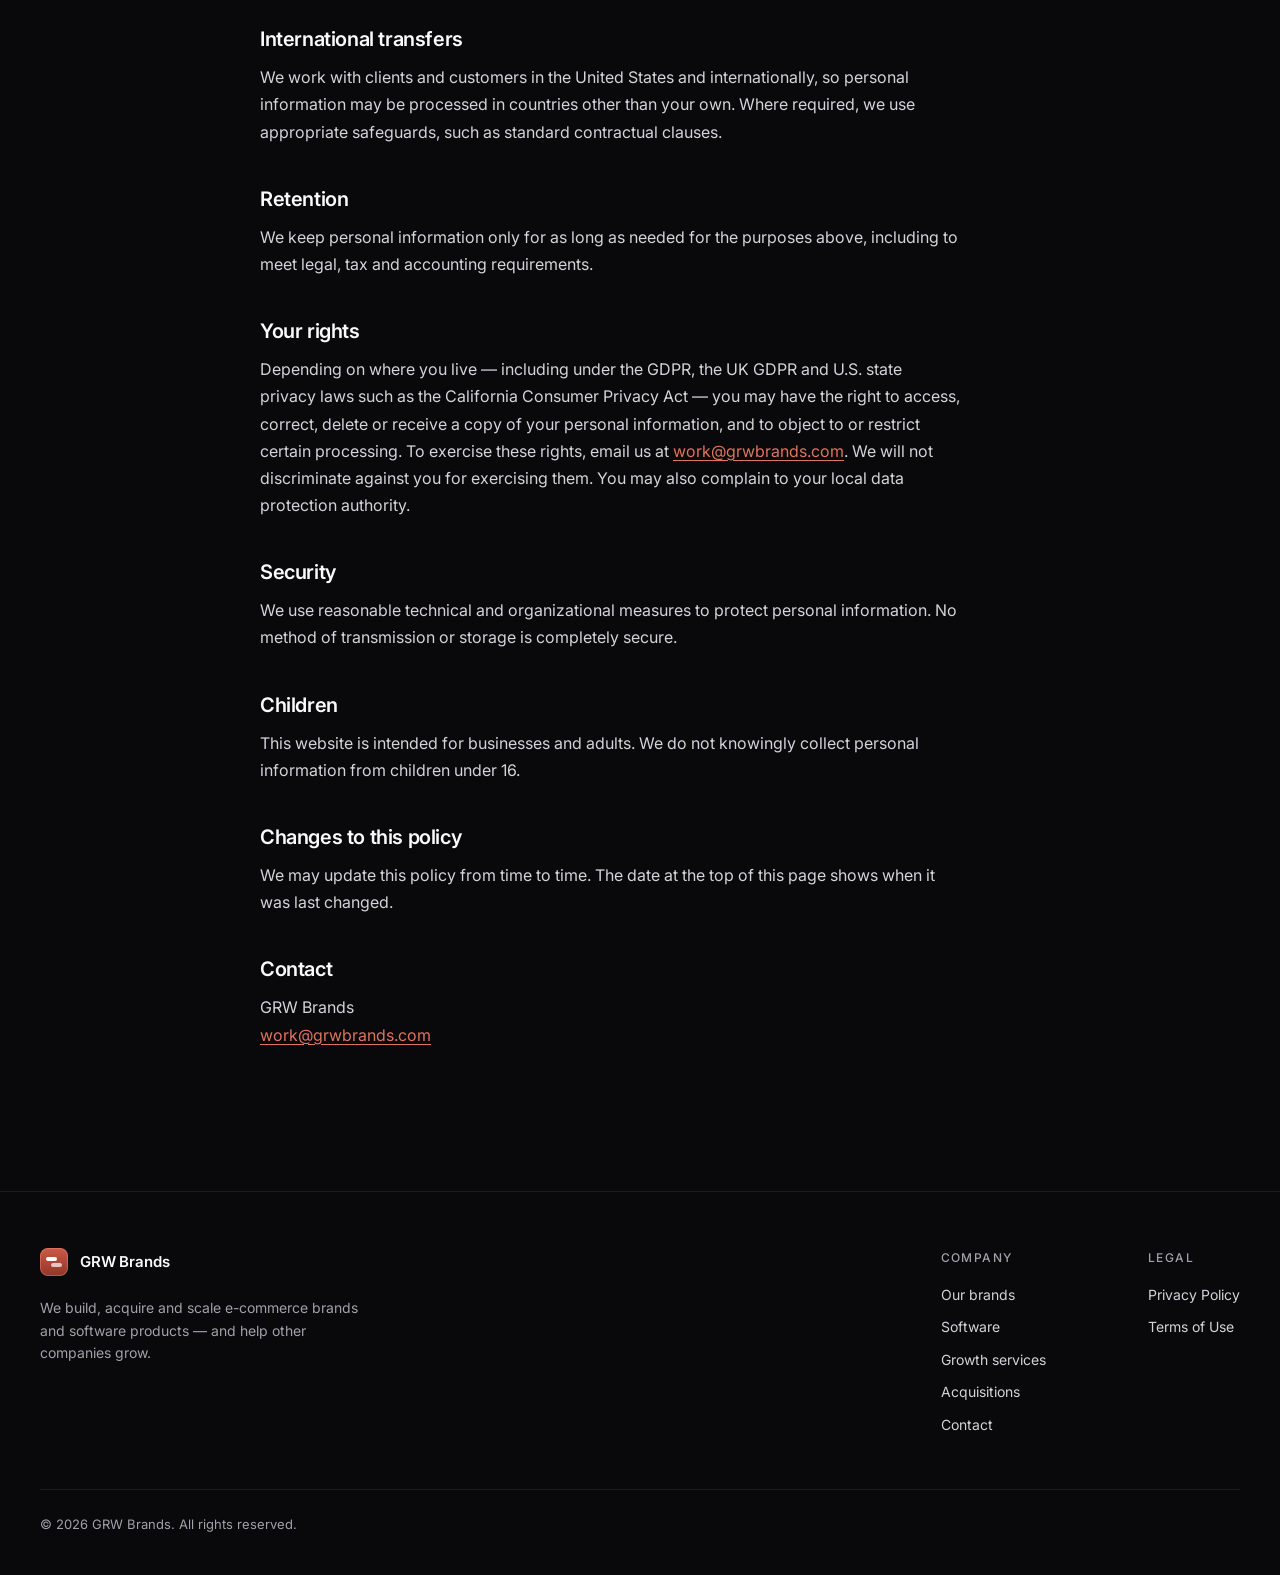
<file: privacy/index.html>
<!doctype html>
<html lang="en">
<head>
  <meta charset="utf-8">
  <meta name="viewport" content="width=device-width, initial-scale=1">
  <title>Privacy Policy — GRW Brands</title>
  <meta name="description" content="How GRW Brands collects, uses and protects personal information.">
  <meta name="theme-color" content="#09090b">
  <link rel="canonical" href="https://grwbrands.com/privacy/">
  <link rel="icon" href="../assets/mark.svg" type="image/svg+xml">
  <link rel="preconnect" href="https://fonts.googleapis.com">
  <link rel="preconnect" href="https://fonts.gstatic.com" crossorigin>
  <link rel="stylesheet" href="https://fonts.googleapis.com/css2?family=Inter:wght@300..800&amp;display=swap">
  <link rel="stylesheet" href="../assets/styles.css">
</head>
<body>
  <a class="skip" href="#main">Skip to content</a>

  <header class="site-header">
    <div class="container header-inner">
      <a class="brand" href="../" aria-label="GRW Brands home">
        <img class="brand-mark" src="../assets/mark.svg" alt="" width="28" height="28">
        <span class="brand-name">GRW Brands</span>
        <span class="brand-divider" aria-hidden="true"></span>
        <span class="brand-tagline"><span class="nw">E-commerce</span> brands &amp; software</span>
      </a>
      <nav class="nav" aria-label="Main">
        <a href="../#brands">Our brands</a>
        <a href="../#software">Software</a>
        <a href="../#services">Growth services</a>
        <a href="../#acquisitions">Acquisitions</a>
        <a class="btn btn-secondary btn-sm" href="../#contact">Contact</a>
      </nav>
    </div>
  </header>

  <main id="main" class="legal">
    <div class="container">
      <p class="kicker crumbs"><a href="../">Home</a><span aria-hidden="true">/</span>Legal</p>
      <h1>Privacy Policy</h1>
      <p class="updated">Last updated: September 29, 2026</p>

      <div class="prose">
        <p>This Privacy Policy explains how GRW Brands (“we”, “us”) collects, uses and protects personal information when you visit this website or contact us.</p>
        <p>It does not cover our online storefronts, which have their own privacy notices, or personal information we process on behalf of clients, which is governed by our agreement with that client.</p>

        <h2>Information we collect</h2>
        <ul>
          <li><strong>Information you give us.</strong> When you email or otherwise contact us: your name, email address, company, and anything you include in your message.</li>
          <li><strong>Business contact information.</strong> Details of contacts at our clients, prospective clients, suppliers and partners, needed to run those business relationships.</li>
          <li><strong>Technical information.</strong> This website does not use cookies, analytics or advertising trackers. Our hosting provider automatically processes basic technical data — such as IP address, browser type and the pages requested — to deliver the site and keep it secure. Text on this site is displayed using Google Fonts, so your browser connects to Google’s servers when a page loads.</li>
        </ul>

        <h2>How we use it</h2>
        <ul>
          <li>To respond to your enquiries.</li>
          <li>To enter into and perform contracts with clients, suppliers and partners.</li>
          <li>To operate, secure and improve this website.</li>
          <li>To meet our legal, tax and accounting obligations, and to establish, exercise or defend legal claims.</li>
        </ul>

        <h2>Legal bases (EEA and UK)</h2>
        <p>If you are in the European Economic Area or the United Kingdom, we rely on: performance of a contract, or steps taken at your request before entering one; our legitimate interests in running and developing our business; compliance with legal obligations; and, where required, your consent.</p>

        <h2>Sharing</h2>
        <p>We do not sell personal information, and we do not share it for cross-context behavioral advertising. We share it only with:</p>
        <ul>
          <li>service providers that host this website or provide email and other business tools, acting on our instructions;</li>
          <li>professional advisers, such as accountants and lawyers;</li>
          <li>authorities, where required by law; and</li>
          <li>a buyer or successor, in the event of a merger, acquisition or sale of assets.</li>
        </ul>

        <h2>International transfers</h2>
        <p>We work with clients and customers in the United States and internationally, so personal information may be processed in countries other than your own. Where required, we use appropriate safeguards, such as standard contractual clauses.</p>

        <h2>Retention</h2>
        <p>We keep personal information only for as long as needed for the purposes above, including to meet legal, tax and accounting requirements.</p>

        <h2>Your rights</h2>
        <p>Depending on where you live — including under the GDPR, the UK GDPR and U.S. state privacy laws such as the California Consumer Privacy Act — you may have the right to access, correct, delete or receive a copy of your personal information, and to object to or restrict certain processing. To exercise these rights, email us at <a href="mailto:work@grwbrands.com">work@grwbrands.com</a>. We will not discriminate against you for exercising them. You may also complain to your local data protection authority.</p>

        <h2>Security</h2>
        <p>We use reasonable technical and organizational measures to protect personal information. No method of transmission or storage is completely secure.</p>

        <h2>Children</h2>
        <p>This website is intended for businesses and adults. We do not knowingly collect personal information from children under 16.</p>

        <h2>Changes to this policy</h2>
        <p>We may update this policy from time to time. The date at the top of this page shows when it was last changed.</p>

        <h2>Contact</h2>
        <p>GRW Brands<br><a href="mailto:work@grwbrands.com">work@grwbrands.com</a></p>
      </div>
    </div>
  </main>

  <footer class="site-footer">
    <div class="container">
      <div class="footer-top">
        <div class="footer-brand">
          <a class="brand" href="../" aria-label="GRW Brands home">
            <img class="brand-mark" src="../assets/mark.svg" alt="" width="28" height="28">
            <span class="brand-name">GRW Brands</span>
          </a>
          <p>We build, acquire and scale <span class="nw">e-commerce</span> brands and software products — and help other companies grow.</p>
        </div>
        <nav class="footer-nav" aria-label="Footer">
          <div>
            <p class="footer-h">Company</p>
            <a href="../#brands">Our brands</a>
            <a href="../#software">Software</a>
            <a href="../#services">Growth services</a>
            <a href="../#acquisitions">Acquisitions</a>
            <a href="../#contact">Contact</a>
          </div>
          <div>
            <p class="footer-h">Legal</p>
            <a href="../privacy/">Privacy Policy</a>
            <a href="../terms/">Terms of Use</a>
          </div>
        </nav>
      </div>
      <div class="footer-bottom">
        <p>© 2026 GRW Brands. All rights reserved.</p>
      </div>
    </div>
  </footer>
</body>
</html>
</file>
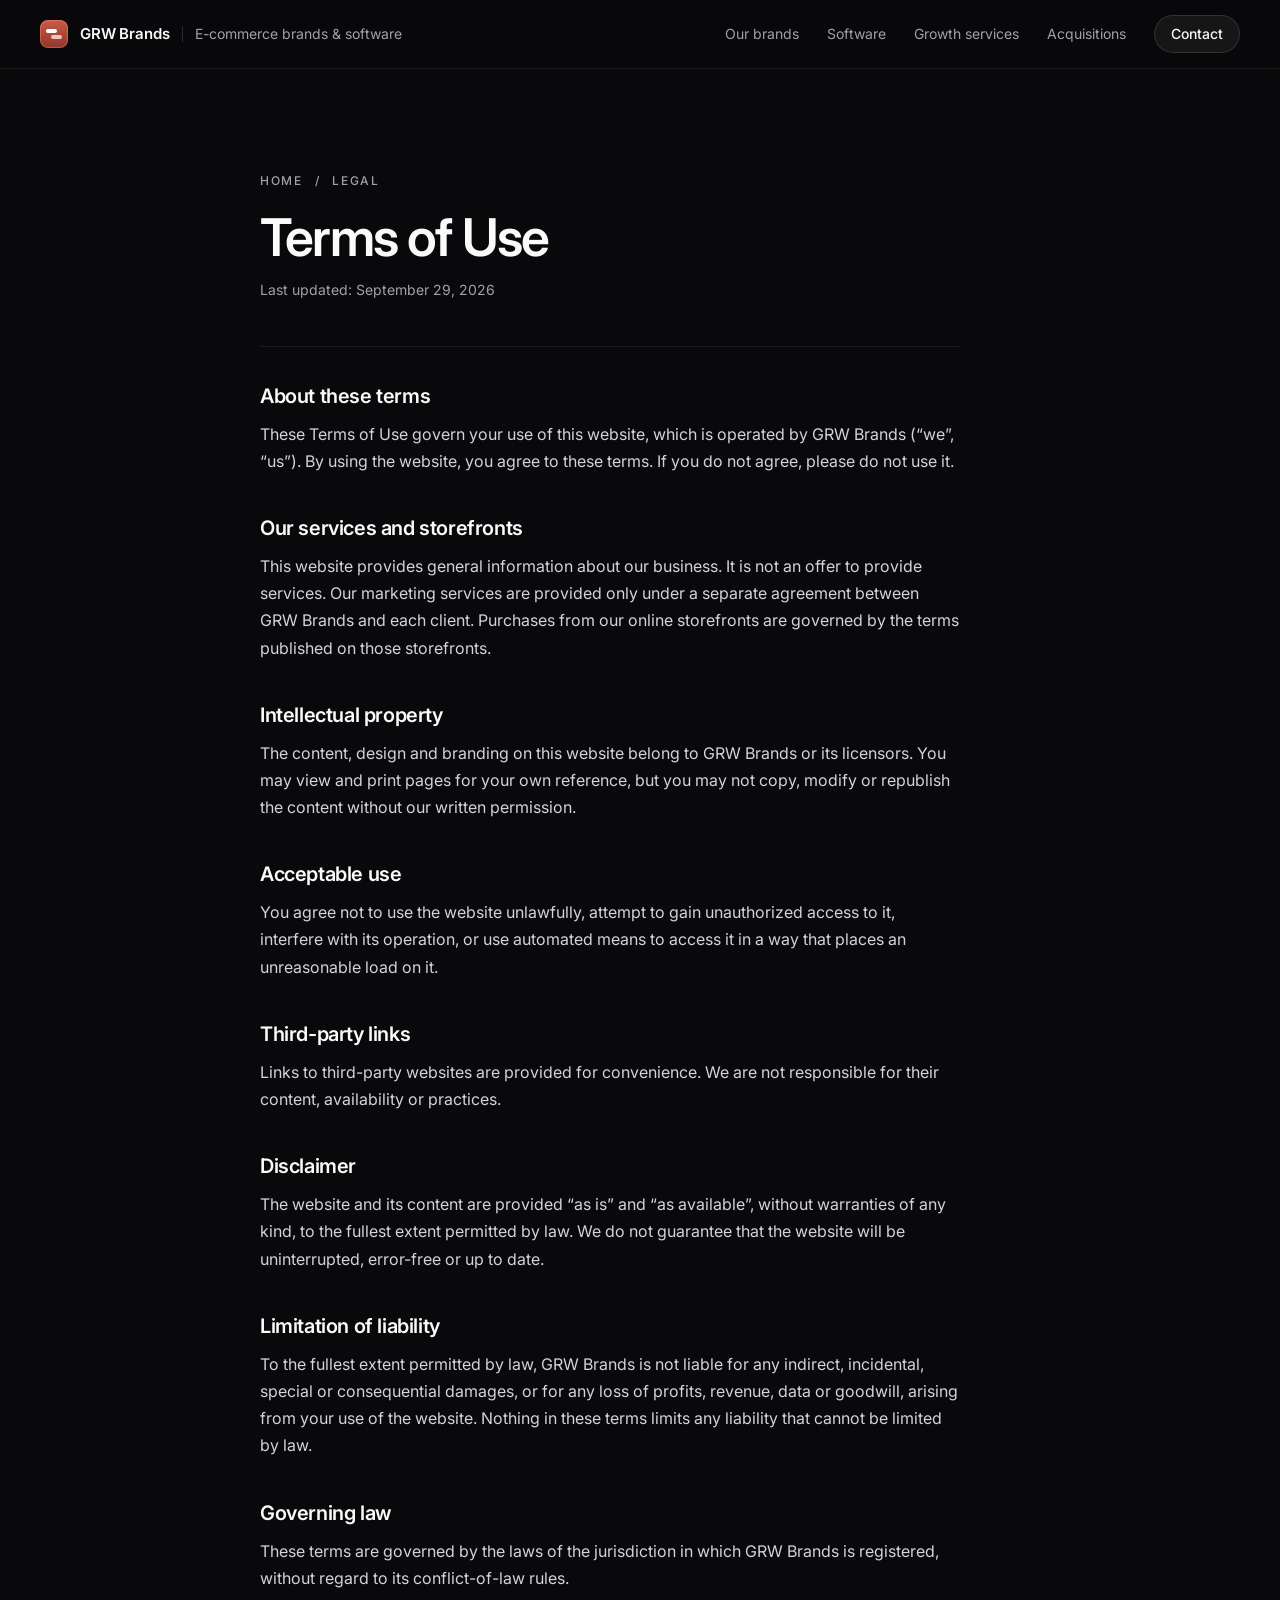
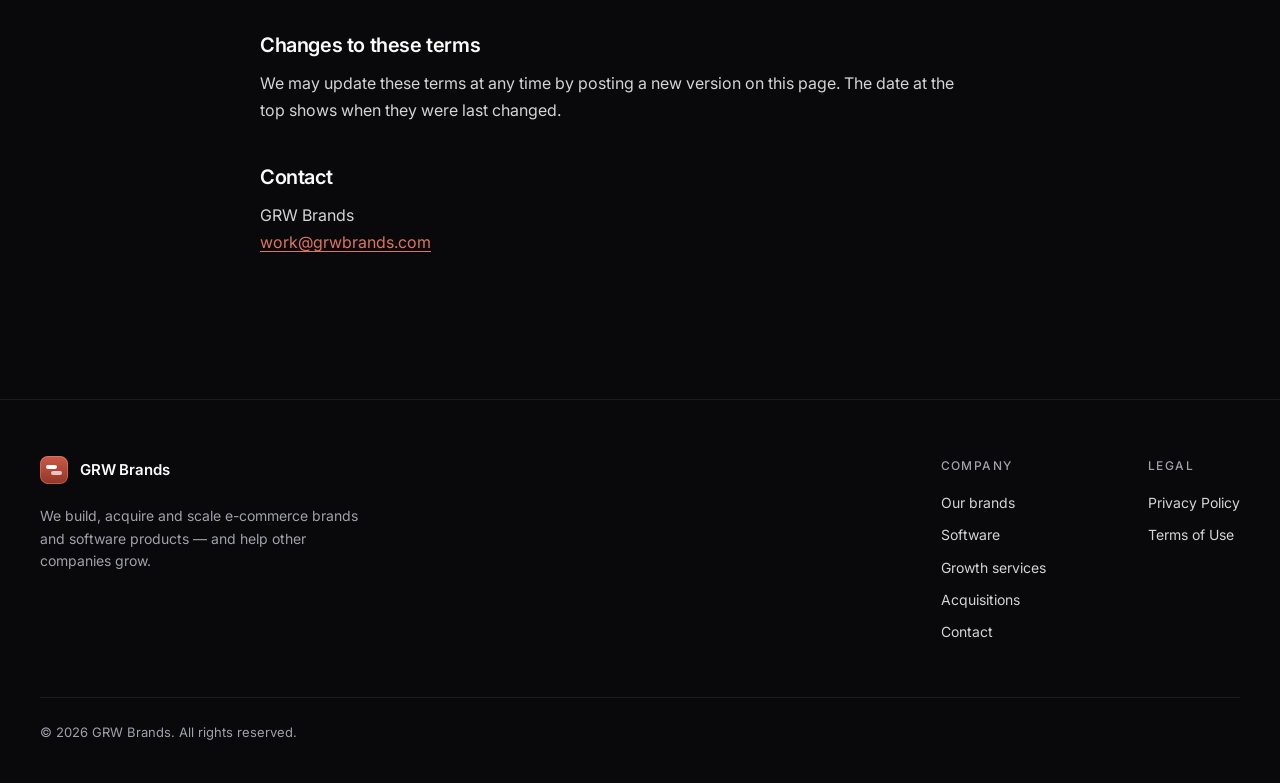
<file: terms/index.html>
<!doctype html>
<html lang="en">
<head>
  <meta charset="utf-8">
  <meta name="viewport" content="width=device-width, initial-scale=1">
  <title>Terms of Use — GRW Brands</title>
  <meta name="description" content="The terms that apply to your use of the GRW Brands website.">
  <meta name="theme-color" content="#09090b">
  <link rel="canonical" href="https://grwbrands.com/terms/">
  <link rel="icon" href="../assets/mark.svg" type="image/svg+xml">
  <link rel="preconnect" href="https://fonts.googleapis.com">
  <link rel="preconnect" href="https://fonts.gstatic.com" crossorigin>
  <link rel="stylesheet" href="https://fonts.googleapis.com/css2?family=Inter:wght@300..800&amp;display=swap">
  <link rel="stylesheet" href="../assets/styles.css">
</head>
<body>
  <a class="skip" href="#main">Skip to content</a>

  <header class="site-header">
    <div class="container header-inner">
      <a class="brand" href="../" aria-label="GRW Brands home">
        <img class="brand-mark" src="../assets/mark.svg" alt="" width="28" height="28">
        <span class="brand-name">GRW Brands</span>
        <span class="brand-divider" aria-hidden="true"></span>
        <span class="brand-tagline"><span class="nw">E-commerce</span> brands &amp; software</span>
      </a>
      <nav class="nav" aria-label="Main">
        <a href="../#brands">Our brands</a>
        <a href="../#software">Software</a>
        <a href="../#services">Growth services</a>
        <a href="../#acquisitions">Acquisitions</a>
        <a class="btn btn-secondary btn-sm" href="../#contact">Contact</a>
      </nav>
    </div>
  </header>

  <main id="main" class="legal">
    <div class="container">
      <p class="kicker crumbs"><a href="../">Home</a><span aria-hidden="true">/</span>Legal</p>
      <h1>Terms of Use</h1>
      <p class="updated">Last updated: September 29, 2026</p>

      <div class="prose">
        <h2>About these terms</h2>
        <p>These Terms of Use govern your use of this website, which is operated by GRW Brands (“we”, “us”). By using the website, you agree to these terms. If you do not agree, please do not use it.</p>

        <h2>Our services and storefronts</h2>
        <p>This website provides general information about our business. It is not an offer to provide services. Our marketing services are provided only under a separate agreement between GRW Brands and each client. Purchases from our online storefronts are governed by the terms published on those storefronts.</p>

        <h2>Intellectual property</h2>
        <p>The content, design and branding on this website belong to GRW Brands or its licensors. You may view and print pages for your own reference, but you may not copy, modify or republish the content without our written permission.</p>

        <h2>Acceptable use</h2>
        <p>You agree not to use the website unlawfully, attempt to gain unauthorized access to it, interfere with its operation, or use automated means to access it in a way that places an unreasonable load on it.</p>

        <h2>Third-party links</h2>
        <p>Links to third-party websites are provided for convenience. We are not responsible for their content, availability or practices.</p>

        <h2>Disclaimer</h2>
        <p>The website and its content are provided “as is” and “as available”, without warranties of any kind, to the fullest extent permitted by law. We do not guarantee that the website will be uninterrupted, error-free or up to date.</p>

        <h2>Limitation of liability</h2>
        <p>To the fullest extent permitted by law, GRW Brands is not liable for any indirect, incidental, special or consequential damages, or for any loss of profits, revenue, data or goodwill, arising from your use of the website. Nothing in these terms limits any liability that cannot be limited by law.</p>

        <h2>Governing law</h2>
        <p>These terms are governed by the laws of the jurisdiction in which GRW Brands is registered, without regard to its conflict-of-law rules.</p>

        <h2>Changes to these terms</h2>
        <p>We may update these terms at any time by posting a new version on this page. The date at the top shows when they were last changed.</p>

        <h2>Contact</h2>
        <p>GRW Brands<br><a href="mailto:work@grwbrands.com">work@grwbrands.com</a></p>
      </div>
    </div>
  </main>

  <footer class="site-footer">
    <div class="container">
      <div class="footer-top">
        <div class="footer-brand">
          <a class="brand" href="../" aria-label="GRW Brands home">
            <img class="brand-mark" src="../assets/mark.svg" alt="" width="28" height="28">
            <span class="brand-name">GRW Brands</span>
          </a>
          <p>We build, acquire and scale <span class="nw">e-commerce</span> brands and software products — and help other companies grow.</p>
        </div>
        <nav class="footer-nav" aria-label="Footer">
          <div>
            <p class="footer-h">Company</p>
            <a href="../#brands">Our brands</a>
            <a href="../#software">Software</a>
            <a href="../#services">Growth services</a>
            <a href="../#acquisitions">Acquisitions</a>
            <a href="../#contact">Contact</a>
          </div>
          <div>
            <p class="footer-h">Legal</p>
            <a href="../privacy/">Privacy Policy</a>
            <a href="../terms/">Terms of Use</a>
          </div>
        </nav>
      </div>
      <div class="footer-bottom">
        <p>© 2026 GRW Brands. All rights reserved.</p>
      </div>
    </div>
  </footer>
</body>
</html>
</file>
<file: assets/styles.css>
/* =====================================================================
   Company website — all styling lives here.
   Palette follows nordcut.studio (zinc-950 canvas, Inter, terracotta
   accent). The signature element is the hero "film": a short, captioned
   story told in HTML scenes (see .film below and assets/site.js).
   ===================================================================== */

:root {
  color-scheme: dark;

  /* Canvas & surfaces */
  --bg: #09090b;
  --bg-raised: #0e0e11;
  --line: rgba(255, 255, 255, 0.08);
  --line-strong: rgba(255, 255, 255, 0.14);

  /* Ink — contrast against --bg in brackets */
  --ink: #fafafa;       /* 19:1 */
  --ink-soft: #d4d4d8;  /* 13:1 */
  --muted: #a1a1aa;     /* 7.7:1 — secondary body text */
  --faint: #71717a;     /* 4.1:1 — large or decorative text only */

  /* Accent (terracotta) */
  --accent: #c2503f;
  --accent-deep: #a94334;
  --accent-deeper: #8f3729;
  --accent-ink: #e0735d; /* 6.4:1 — accent for small text */

  --font: "Inter", ui-sans-serif, system-ui, -apple-system, "Segoe UI", Roboto,
    "Helvetica Neue", Arial, sans-serif;
  --container: 1200px;
  --gutter: clamp(16px, 4vw, 40px);
  --header-h: 68px;
  --radius: 16px;
  --radius-lg: 24px;
  --ease-out: cubic-bezier(0.16, 1, 0.3, 1);

  /* z-index scale */
  --z-sticky: 100;
  --z-skip: 400;
}

/* ---------- Base ---------- */

*,
*::before,
*::after {
  box-sizing: border-box;
}

html {
  -webkit-text-size-adjust: 100%;
  text-size-adjust: 100%;
  scroll-behavior: smooth;
  scroll-padding-top: calc(var(--header-h) + 16px);
}

body {
  margin: 0;
  min-height: 100vh;
  background: var(--bg);
  color: var(--ink);
  font-family: var(--font);
  font-size: 16px;
  line-height: 1.6;
  -webkit-font-smoothing: antialiased;
  -moz-osx-font-smoothing: grayscale;
}

h1,
h2,
h3 {
  margin: 0;
  font-weight: 600;
  letter-spacing: -0.03em;
  text-wrap: balance;
}

p,
ul,
ol,
dl,
dd {
  margin: 0;
}

p {
  text-wrap: pretty;
}

a {
  color: inherit;
  text-decoration: none;
}

.nw {
  white-space: nowrap;
}

img,
svg {
  display: block;
  max-width: 100%;
}

::selection {
  background: rgba(194, 80, 63, 0.45);
  color: #fff;
}

:focus-visible {
  outline: 2px solid var(--accent-ink);
  outline-offset: 3px;
  border-radius: 6px;
}

.container {
  width: 100%;
  max-width: calc(var(--container) + 2 * var(--gutter));
  margin-inline: auto;
  padding-inline: var(--gutter);
}

.skip {
  position: absolute;
  left: 16px;
  top: -64px;
  z-index: var(--z-skip);
  padding: 10px 16px;
  border-radius: 999px;
  background: var(--ink);
  color: var(--bg);
  font-size: 14px;
  font-weight: 600;
  transition: top 0.2s var(--ease-out);
}

.skip:focus {
  top: 12px;
}

/* ---------- Buttons ---------- */

.btn {
  display: inline-flex;
  align-items: center;
  justify-content: center;
  gap: 10px;
  height: 48px;
  padding: 0 22px;
  border: 0;
  border-radius: 999px;
  font: inherit;
  font-size: 15px;
  font-weight: 500;
  line-height: 1;
  white-space: nowrap;
  cursor: pointer;
  transition: background-color 0.2s, border-color 0.2s, box-shadow 0.3s var(--ease-out),
    filter 0.2s, transform 0.2s var(--ease-out);
}

.btn:focus-visible {
  border-radius: 999px;
}

.btn:active {
  transform: translateY(1px);
}

.btn-sm {
  height: 38px;
  padding: 0 16px;
  font-size: 14px;
}

.btn-secondary {
  background: rgba(255, 255, 255, 0.06);
  border: 1px solid rgba(255, 255, 255, 0.12);
  color: var(--ink);
}

.btn-secondary:hover {
  background: rgba(255, 255, 255, 0.1);
  border-color: rgba(255, 255, 255, 0.2);
}

.btn-primary {
  background-image: linear-gradient(180deg, var(--accent) 0%, var(--accent-deep) 60%, var(--accent-deeper) 100%);
  color: #fff;
  font-weight: 600;
  box-shadow: inset 0 0 0 1px rgba(255, 120, 100, 0.25), 0 12px 40px rgba(169, 67, 52, 0.35);
}

.btn-primary:hover {
  filter: brightness(1.08);
  box-shadow: inset 0 0 0 1px rgba(255, 140, 120, 0.35), 0 14px 48px rgba(169, 67, 52, 0.5);
}

.btn .arrow {
  transition: transform 0.3s var(--ease-out);
}

.btn:hover .arrow {
  transform: translateX(3px);
}

/* ---------- Header ---------- */

.site-header {
  position: sticky;
  top: 0;
  z-index: var(--z-sticky);
  background: rgba(9, 9, 11, 0.72);
  -webkit-backdrop-filter: saturate(140%) blur(14px);
  backdrop-filter: saturate(140%) blur(14px);
  border-bottom: 1px solid var(--line);
}

.header-inner {
  display: flex;
  align-items: center;
  justify-content: space-between;
  gap: 24px;
  height: var(--header-h);
}

.brand {
  display: inline-flex;
  align-items: center;
  gap: 12px;
  min-width: 0;
}

.brand-mark {
  width: 28px;
  height: 28px;
  flex: none;
}

.brand-name {
  overflow: hidden;
  font-size: 15px;
  font-weight: 600;
  letter-spacing: -0.01em;
  white-space: nowrap;
  text-overflow: ellipsis;
}

.brand-divider {
  flex: none;
  width: 1px;
  height: 16px;
  background: var(--line-strong);
}

.brand-tagline {
  font-size: 14px;
  color: var(--muted);
  white-space: nowrap;
}

.nav {
  display: flex;
  flex: none;
  align-items: center;
  gap: 28px;
}

.nav a:not(.btn) {
  font-size: 14px;
  color: var(--muted);
  transition: color 0.2s;
}

.nav a:not(.btn):hover {
  color: var(--ink);
}

/* ---------- Shared type ---------- */

.kicker {
  display: flex;
  align-items: center;
  gap: 12px;
  font-size: 12px;
  font-weight: 500;
  letter-spacing: 0.14em;
  text-transform: uppercase;
  color: var(--muted);
}

.kicker .idx {
  display: inline-flex;
  align-items: center;
  gap: 12px;
  color: var(--accent-ink);
  letter-spacing: 0.04em;
  font-variant-numeric: tabular-nums;
}

.kicker .idx::after {
  content: "";
  width: 24px;
  height: 1px;
  background: var(--line-strong);
}

.title {
  margin-top: 20px;
  font-size: clamp(2rem, 1.3rem + 2.4vw, 3.25rem);
  line-height: 1.06;
  letter-spacing: -0.035em;
}

.lead {
  margin-top: 20px;
  max-width: 60ch;
  font-size: clamp(1.0625rem, 1rem + 0.25vw, 1.1875rem);
  font-weight: 350;
  line-height: 1.6;
  color: var(--muted);
}

/* ---------- Hero ---------- */

.hero {
  position: relative;
  isolation: isolate;
  overflow: hidden;
  padding-block: clamp(40px, 5vw, 72px) clamp(64px, 8vw, 112px);
}

.hero-bg {
  position: absolute;
  inset: 0;
  z-index: -1;
  pointer-events: none;
  background:
    radial-gradient(40% 55% at 80% 30%, rgba(194, 80, 63, 0.2), rgba(194, 80, 63, 0.05) 50%, transparent 72%),
    radial-gradient(40% 40% at 8% 100%, rgba(194, 80, 63, 0.06), transparent 70%);
}

.hero-bg::after {
  content: "";
  position: absolute;
  inset: 0;
  background-image: linear-gradient(var(--line) 1px, transparent 1px),
    linear-gradient(90deg, var(--line) 1px, transparent 1px);
  background-size: 72px 72px;
  -webkit-mask-image: radial-gradient(55% 70% at 78% 35%, #000 0%, transparent 75%);
  mask-image: radial-gradient(55% 70% at 78% 35%, #000 0%, transparent 75%);
  opacity: 0.55;
}

.hero-top {
  max-width: 1160px;
}

.eyebrow {
  display: inline-flex;
  align-items: center;
  gap: 10px;
  padding: 7px 14px 7px 12px;
  border: 1px solid var(--line-strong);
  border-radius: 999px;
  background: rgba(255, 255, 255, 0.03);
  font-size: 13px;
  font-weight: 500;
  color: var(--ink-soft);
}

.eyebrow .dot {
  flex: none;
  width: 7px;
  height: 7px;
  border-radius: 50%;
  background: var(--accent-ink);
  box-shadow: 0 0 0 3px rgba(224, 115, 93, 0.18), 0 0 12px rgba(224, 115, 93, 0.6);
}

.hero h1 {
  max-width: 15em;
  margin-top: 24px;
  font-size: clamp(2.2rem, 1.2rem + 4.6vw, 5.25rem);
  line-height: 1.02;
  letter-spacing: -0.04em;
}

.hero h1 .soft {
  display: block;
  color: var(--faint);
}

.hero-row {
  display: flex;
  flex-wrap: wrap;
  align-items: flex-end;
  justify-content: space-between;
  gap: 28px 48px;
  margin-top: 32px;
}

.hero .lead {
  margin-top: 0;
  max-width: 60ch;
}

.hero-row .actions {
  margin-top: 0;
}

.actions {
  display: flex;
  flex-wrap: wrap;
  gap: 12px;
  margin-top: 36px;
}

.hero-meta {
  display: flex;
  flex-wrap: wrap;
  justify-content: center;
  gap: 12px 40px;
  margin-top: 28px;
  padding: 0;
  list-style: none;
  font-size: 14px;
  color: var(--ink-soft);
}

.hero-meta li {
  display: inline-flex;
  align-items: center;
  gap: 9px;
}

.hero-meta li::before {
  content: "";
  width: 6px;
  height: 6px;
  border-radius: 1.5px;
  background: var(--accent);
  transform: rotate(45deg);
}

.hero-meta em {
  padding: 2px 6px;
  border: 1px solid rgba(224, 115, 93, 0.35);
  border-radius: 6px;
  font-size: 11px;
  font-style: normal;
  font-weight: 600;
  letter-spacing: 0.08em;
  color: var(--accent-ink);
}

/* =====================================================================
   The film — a wide, captioned banner that tells the story in 6 chapters.
   Left: chapter label + a big caption that builds up word by word.
   Right: the scene visual, drawn inside .film-stage and sized in cqw
   (1cqw = 1% of the stage width), so each scene scales as one piece.
   Scene animations only run while their scene has .is-active; each
   keyframe animates FROM a hidden state TO the element's normal styles,
   so with motion turned off every scene simply shows its final frame.
   ===================================================================== */

.film {
  position: relative;
  margin-top: clamp(40px, 5vw, 64px);
}

.film::after {
  content: "";
  position: absolute;
  left: 15%;
  right: 15%;
  bottom: -44px;
  z-index: -1;
  height: 120px;
  background: radial-gradient(closest-side, rgba(194, 80, 63, 0.32), transparent);
  filter: blur(30px);
  pointer-events: none;
}

.film-frame {
  position: relative;
  display: grid;
  grid-template-columns: minmax(0, 1fr) minmax(0, 1fr);
  grid-template-rows: minmax(0, 1fr) auto;
  min-height: clamp(480px, 44vw, 580px);
  overflow: hidden;
  isolation: isolate;
  border: 1px solid rgba(255, 255, 255, 0.1);
  border-radius: 28px;
  background: #0c0c0e;
  box-shadow: 0 60px 140px -40px rgba(0, 0, 0, 0.9), 0 0 0 10px rgba(255, 255, 255, 0.02);
}

.film-bg {
  position: absolute;
  inset: -20%;
  z-index: -3;
  background:
    radial-gradient(30% 45% at 74% 38%, rgba(194, 80, 63, 0.3), transparent 70%),
    radial-gradient(35% 50% at 8% 95%, rgba(194, 80, 63, 0.16), transparent 70%),
    linear-gradient(180deg, #131316, #0b0b0d);
  animation: film-drift 18s ease-in-out infinite alternate;
}

.film-lines {
  position: absolute;
  inset: 0;
  z-index: -2;
  pointer-events: none;
  background-image: linear-gradient(rgba(255, 255, 255, 0.045) 1px, transparent 1px),
    linear-gradient(90deg, rgba(255, 255, 255, 0.045) 1px, transparent 1px);
  background-size: 56px 56px;
  -webkit-mask-image: radial-gradient(55% 75% at 74% 42%, #000, transparent 75%);
  mask-image: radial-gradient(55% 75% at 74% 42%, #000, transparent 75%);
}

.film-grain {
  position: absolute;
  inset: 0;
  z-index: -1;
  opacity: 0.08;
  mix-blend-mode: overlay;
  pointer-events: none;
  background-image: url("data:image/svg+xml,%3Csvg xmlns='http://www.w3.org/2000/svg' width='200' height='200'%3E%3Cfilter id='n'%3E%3CfeTurbulence type='fractalNoise' baseFrequency='.85' numOctaves='3' stitchTiles='stitch'/%3E%3C/filter%3E%3Crect width='100%25' height='100%25' filter='url(%23n)'/%3E%3C/svg%3E");
}

/* Left: chapter label + caption */

.film-copy {
  display: flex;
  flex-direction: column;
  justify-content: center;
  min-width: 0;
  padding: clamp(28px, 4.5vw, 64px) 0 clamp(20px, 3vw, 40px) clamp(28px, 4.5vw, 64px);
}

.film-chapter {
  display: flex;
  align-items: center;
  gap: 12px;
  font-size: 12px;
  font-weight: 500;
  letter-spacing: 0.14em;
  text-transform: uppercase;
  color: var(--muted);
}

.film-num {
  display: inline-flex;
  align-items: center;
  gap: 12px;
  color: var(--accent-ink);
  letter-spacing: 0.04em;
  font-variant-numeric: tabular-nums;
}

.film-num::after {
  content: "";
  width: 24px;
  height: 1px;
  background: var(--line-strong);
}

.film-chapter.swap {
  animation: rise-in-px 0.5s var(--ease-out) both;
}

.film-caption {
  min-height: 3.3em; /* room for three lines, so the banner never jumps */
  max-width: 13em;
  margin: 20px 0 0;
  font-size: clamp(1.9rem, 1rem + 2.3vw, 3.1rem);
  font-weight: 650;
  line-height: 1.08;
  letter-spacing: -0.035em;
  color: #fff;
}

.film-caption span,
.film-caption b {
  display: inline-block;
  animation: word 0.55s var(--ease-out) both;
  animation-delay: calc(var(--i, 0) * 70ms);
}

.film-caption b {
  font-weight: 650;
  color: var(--accent-ink);
}

/* Right: the scene stage */

.film-stage {
  position: relative;
  align-self: center;
  justify-self: center;
  width: min(420px, 100%);
  aspect-ratio: 100 / 106;
  container-type: inline-size;
}

.scenes {
  position: absolute;
  inset: 0;
}

.scene {
  position: absolute;
  inset: 0;
  display: flex;
  flex-direction: column;
  align-items: center;
  justify-content: center;
  gap: 5cqw;
  opacity: 0;
  visibility: hidden;
  transition: opacity 0.45s ease, transform 0.7s var(--ease-out), visibility 0s linear 0.7s;
}

.scene[data-in="zoom"] {
  transform: scale(1.06);
}

.scene[data-in="left"] {
  transform: translateX(10%);
}

.scene[data-in="up"] {
  transform: translateY(8%);
}

.scene.is-active {
  opacity: 1;
  visibility: visible;
  transform: none;
  transition: opacity 0.45s ease, transform 0.7s var(--ease-out), visibility 0s;
}

.caps {
  display: none;
}

/* Bottom: chapter bar + pause */

.film-bar {
  display: flex;
  grid-column: 1 / -1;
  align-items: center;
  gap: 16px;
  min-width: 0;
  padding: 0 clamp(16px, 3vw, 32px) clamp(12px, 2vw, 20px);
}

.film-chapters {
  display: flex;
  flex: 1;
  gap: 6px;
  min-width: 0;
  overflow-x: auto;
  scrollbar-width: none;
}

.film-chapters::-webkit-scrollbar {
  display: none;
}

.chap {
  position: relative;
  display: flex;
  flex: 1 0 auto;
  align-items: baseline;
  gap: 8px;
  padding: 14px 6px 6px 0;
  border: 0;
  background: none;
  color: var(--muted);
  font: inherit;
  font-size: 13px;
  text-align: left;
  white-space: nowrap;
  cursor: pointer;
  transition: color 0.2s;
}

.chap i {
  position: absolute;
  top: 0;
  left: 0;
  right: 6px;
  height: 2px;
  overflow: hidden;
  border-radius: 2px;
  background: rgba(255, 255, 255, 0.14);
}

.chap i::after {
  content: "";
  position: absolute;
  inset: 0;
  background: var(--accent-ink);
  transform: scaleX(var(--p, 0));
  transform-origin: left;
}

.chap-num {
  font-size: 11px;
  font-variant-numeric: tabular-nums;
}

.chap:hover {
  color: var(--ink-soft);
}

.chap[aria-current="true"] {
  color: var(--ink);
}

.chap[aria-current="true"] .chap-num {
  color: var(--accent-ink);
}

.film-toggle {
  position: relative;
  display: grid;
  flex: none;
  place-items: center;
  width: 36px;
  height: 36px;
  padding: 0;
  border: 1px solid rgba(255, 255, 255, 0.16);
  border-radius: 50%;
  background: rgba(9, 9, 11, 0.4);
  color: #fff;
  cursor: pointer;
  transition: background-color 0.2s;
}

.film-toggle::before {
  content: "";
  position: absolute;
  inset: -6px;
}

.film-toggle:hover {
  background: rgba(255, 255, 255, 0.1);
}

.film-toggle:focus-visible {
  border-radius: 50%;
}

.film-toggle svg {
  width: 14px;
  height: 14px;
  fill: currentColor;
}

.film-toggle .i-play,
.film[data-state="paused"] .film-toggle .i-pause {
  display: none;
}

.film[data-state="paused"] .film-toggle .i-play {
  display: block;
}

/* Shared film pieces */

.chips {
  display: flex;
  gap: 2cqw;
}

.chip {
  display: inline-flex;
  align-items: center;
  gap: 1.6cqw;
  padding: 1.6cqw 3.2cqw;
  border: 1px solid rgba(255, 255, 255, 0.14);
  border-radius: 99px;
  background: rgba(255, 255, 255, 0.04);
  font-size: 3.1cqw;
  font-weight: 500;
  color: #e4e4e7;
  white-space: nowrap;
}

.chip i {
  width: 1.6cqw;
  height: 1.6cqw;
  border-radius: 50%;
  background: var(--accent-ink);
}

.is-active .chip.c1 {
  animation: rise-in 0.6s var(--ease-out) 1.5s both;
}

.is-active .chip.c2 {
  animation: rise-in 0.6s var(--ease-out) 3s both;
}

.sk {
  display: block;
  width: var(--w, 60%);
  height: 2.4cqw;
  border-radius: 9px;
  background: rgba(255, 255, 255, 0.14);
}

.sk-dim {
  background: rgba(255, 255, 255, 0.07);
}

/* 1 · Portfolio */

.tiles {
  display: grid;
  grid-template-columns: repeat(3, 18.5cqw);
  gap: 3.4cqw;
}

.tile {
  display: grid;
  place-items: center;
  aspect-ratio: 1;
  border: 1px solid rgba(255, 255, 255, 0.08);
  border-radius: 5cqw;
  background: linear-gradient(160deg, #27272c, #17171a);
  box-shadow: 0 1.5cqw 4cqw rgba(0, 0, 0, 0.4), inset 0 1px 0 rgba(255, 255, 255, 0.06);
  color: #d4d4d8;
}

.tile svg {
  width: 40%;
  height: 40%;
  fill: none;
  stroke: currentColor;
  stroke-width: 1.7;
  stroke-linecap: round;
  stroke-linejoin: round;
}

.tile.accent {
  border-color: rgba(255, 150, 130, 0.35);
  background: linear-gradient(160deg, #d0604d, #8f3729);
  box-shadow: 0 2cqw 7cqw rgba(194, 80, 63, 0.5), inset 0 1px 0 rgba(255, 255, 255, 0.25);
  color: #fff;
}

.tile:nth-child(2n) {
  --d: 0.09s;
}

.tile:nth-child(1),
.tile:nth-child(3),
.tile:nth-child(7),
.tile:nth-child(9) {
  --d: 0.18s;
}

.tile.e {
  --h: 1.55s;
}

.tile.s {
  --h: 3.05s;
}

.is-active .tiles {
  animation: float 3.2s ease-in-out 1s infinite alternate;
}

.is-active .tile {
  animation: tile-in 0.75s var(--ease-out) var(--d, 0s) both;
}

.is-active .tile.e,
.is-active .tile.s {
  animation: tile-in 0.75s var(--ease-out) var(--d, 0s) both, tile-lit 0.6s ease var(--h) forwards;
}

/* 2 · Acquire */

.ui-card {
  position: relative;
  width: 78cqw;
  padding: 4.6cqw 5cqw 1.6cqw;
  border: 1px solid rgba(255, 255, 255, 0.09);
  border-radius: 5.4cqw;
  background: linear-gradient(180deg, #1d1d21, #141417);
  box-shadow: 0 5cqw 12cqw rgba(0, 0, 0, 0.5), inset 0 1px 0 rgba(255, 255, 255, 0.05);
}

.ui-head {
  display: flex;
  align-items: center;
  gap: 2.4cqw;
  padding-bottom: 3.6cqw;
  border-bottom: 1px solid rgba(255, 255, 255, 0.07);
  font-size: 3.5cqw;
  font-weight: 600;
  color: #f4f4f5;
}

.ui-dot {
  width: 2cqw;
  height: 2cqw;
  border-radius: 50%;
  background: var(--accent-ink);
  box-shadow: 0 0 0 1cqw rgba(224, 115, 93, 0.16);
}

.stamp {
  /* slapped over the card's top-right corner, like a real stamp */
  position: absolute;
  top: -2.6cqw;
  right: -2.4cqw;
  padding: 1.1cqw 2.4cqw;
  border: 0.5cqw solid var(--accent-ink);
  border-radius: 1.6cqw;
  background: rgba(224, 115, 93, 0.08);
  box-shadow: 0 0 5cqw rgba(224, 115, 93, 0.25);
  color: var(--accent-ink);
  font-size: 3cqw;
  font-weight: 800;
  letter-spacing: 0.14em;
  text-transform: uppercase;
  transform: rotate(-8deg);
}

.checks {
  margin: 0;
  padding: 0;
  list-style: none;
}

.checks li {
  display: grid;
  grid-template-columns: 6.4cqw minmax(0, 1fr);
  align-items: center;
  column-gap: 3cqw;
  padding: 3.4cqw 0;
  border-bottom: 1px solid rgba(255, 255, 255, 0.06);
  font-size: 3.6cqw;
  color: #d4d4d8;
}

.checks li:last-child {
  border-bottom: 0;
}

.checks li:nth-child(1) {
  --t: 0.45s;
  --w: 92%;
}

.checks li:nth-child(2) {
  --t: 1.95s;
  --w: 84%;
}

.checks li:nth-child(3) {
  --t: 3.55s;
  --w: 70%;
}

.tick {
  position: relative;
  grid-row: span 2;
  width: 6.4cqw;
  height: 6.4cqw;
  border-radius: 50%;
  background: linear-gradient(180deg, #d0604d, #a94334);
  box-shadow: 0 0 4cqw rgba(224, 115, 93, 0.35);
}

.tick::after {
  content: "";
  position: absolute;
  left: 36%;
  top: 22%;
  width: 24%;
  height: 44%;
  border: solid #fff;
  border-width: 0 0.6cqw 0.6cqw 0;
  transform: rotate(45deg);
}

.bar {
  display: block;
  grid-column: 2;
  height: 1.2cqw;
  margin-top: 1.6cqw;
  overflow: hidden;
  border-radius: 9px;
  background: rgba(255, 255, 255, 0.07);
}

.bar::after {
  content: "";
  display: block;
  width: var(--w, 100%);
  height: 100%;
  border-radius: inherit;
  background: linear-gradient(90deg, #a94334, #e0735d);
  transform-origin: left;
}

.is-active .ui-card {
  animation: card-in 0.7s var(--ease-out) both;
}

.is-active .tick {
  animation: tick-on 0.45s var(--ease-out) var(--t) both;
}

.is-active .tick::after {
  animation: check-on 0.35s var(--ease-out) calc(var(--t) + 0.15s) both;
}

.is-active .bar::after {
  animation: bar-on 1s var(--ease-out) var(--t) both;
}

.is-active .stamp {
  animation: stamp-on 0.45s var(--ease-out) 4.3s both;
}

/* 3 · Build */

.store {
  width: 70cqw;
  overflow: hidden;
  border: 1px solid rgba(255, 255, 255, 0.09);
  border-radius: 5cqw;
  background: #151518;
  box-shadow: 0 5cqw 12cqw rgba(0, 0, 0, 0.5);
}

.store-chrome {
  display: flex;
  align-items: center;
  gap: 1.2cqw;
  padding: 2.4cqw 3.2cqw;
  border-bottom: 1px solid rgba(255, 255, 255, 0.06);
  background: #1a1a1e;
}

.store-chrome i {
  width: 1.6cqw;
  height: 1.6cqw;
  border-radius: 50%;
  background: rgba(255, 255, 255, 0.16);
}

.store-chrome span {
  flex: 1;
  height: 2.6cqw;
  margin-left: 2cqw;
  border-radius: 9px;
  background: rgba(255, 255, 255, 0.06);
}

.store-img {
  display: grid;
  place-items: center;
  height: 36cqw;
  background: radial-gradient(60% 70% at 50% 45%, #4a2a22, #1c1414 72%);
}

.jar {
  position: relative;
  width: 16cqw;
  height: 20cqw;
  margin-top: 4cqw;
  border-radius: 3cqw 3cqw 4cqw 4cqw;
  background: linear-gradient(90deg, #cfc5b8 0%, #f1ebe3 40%, #b8ab9b 100%);
  box-shadow: 0 3cqw 5cqw rgba(0, 0, 0, 0.45);
}

.jar::before {
  content: "";
  position: absolute;
  top: -4.4cqw;
  left: 1.6cqw;
  right: 1.6cqw;
  height: 4.8cqw;
  border-radius: 1.4cqw 1.4cqw 0.6cqw 0.6cqw;
  background: linear-gradient(90deg, #2a2a2e, #4a4a50 45%, #202024);
}

.jar::after {
  content: "";
  position: absolute;
  top: 6.4cqw;
  left: 0;
  right: 0;
  height: 6.4cqw;
  background: linear-gradient(90deg, #a94334, #d0604d 45%, #8f3729);
}

.store-info {
  display: grid;
  gap: 2cqw;
  padding: 3.6cqw 4cqw 4cqw;
}

.stars {
  display: flex;
  gap: 0.8cqw;
}

.stars i {
  width: 2.6cqw;
  height: 2.6cqw;
  background: var(--accent-ink);
  clip-path: polygon(50% 0, 61% 35%, 98% 35%, 68% 57%, 79% 91%, 50% 70%, 21% 91%, 32% 57%, 2% 35%, 39% 35%);
}

.store-btn {
  display: grid;
  place-items: center;
  height: 8cqw;
  margin-top: 1cqw;
  border-radius: 99px;
  background: linear-gradient(180deg, #c2503f, #8f3729);
  box-shadow: inset 0 0 0 1px rgba(255, 120, 100, 0.25);
  color: #fff;
  font-size: 3.2cqw;
  font-weight: 600;
}

.toasts {
  position: absolute;
  top: 2cqw;
  right: 3.6cqw;
  display: grid;
  gap: 2cqw;
  width: 48cqw;
}

.toast {
  display: flex;
  align-items: center;
  gap: 2.4cqw;
  padding: 2.4cqw 3cqw;
  border: 1px solid rgba(255, 255, 255, 0.1);
  border-radius: 3.6cqw;
  background: rgba(28, 28, 32, 0.88);
  -webkit-backdrop-filter: blur(8px);
  backdrop-filter: blur(8px);
  box-shadow: 0 3cqw 8cqw rgba(0, 0, 0, 0.5);
}

.toast-ic {
  display: grid;
  flex: none;
  place-items: center;
  width: 7cqw;
  height: 7cqw;
  border-radius: 2cqw;
  background: linear-gradient(160deg, #d0604d, #8f3729);
  color: #fff;
}

.toast-ic svg {
  width: 58%;
  height: 58%;
  fill: none;
  stroke: currentColor;
  stroke-width: 1.8;
  stroke-linecap: round;
  stroke-linejoin: round;
}

.toast > span {
  display: flex;
  flex-direction: column;
  font-size: 2.8cqw;
  line-height: 1.3;
  color: var(--muted);
}

.toast b {
  font-size: 3.2cqw;
  font-weight: 600;
  color: #fff;
}

.toast:nth-child(1) {
  --t: 1.3s;
}

.toast:nth-child(2) {
  --t: 2.4s;
}

.toast:nth-child(3) {
  --t: 3.6s;
}

.is-active .store {
  animation: card-in 0.7s var(--ease-out) both;
}

.is-active .jar {
  animation: jar-in 0.9s var(--ease-out) 0.15s both;
}

.is-active .store-btn {
  animation: press 0.5s ease 1.05s both;
}

.is-active .toast {
  animation: toast-in 0.6s var(--ease-out) var(--t) both;
}

/* 4 · Scale */

.ads {
  position: relative;
  width: 80cqw;
  height: 42cqw;
}

.ad {
  position: absolute;
  top: 0;
  display: flex;
  flex-direction: column;
  justify-content: flex-end;
  width: 23cqw;
  height: 40cqw;
  overflow: hidden;
  padding: 2.4cqw;
  border: 1px solid rgba(255, 255, 255, 0.12);
  border-radius: 3.6cqw;
  box-shadow: 0 4cqw 9cqw rgba(0, 0, 0, 0.55);
}

.ad b {
  margin-bottom: 3cqw;
  font-size: 4.2cqw;
  font-weight: 800;
  line-height: 1.02;
  letter-spacing: -0.03em;
  color: #fff;
  text-shadow: 0 0.6cqw 2cqw rgba(0, 0, 0, 0.4);
}

.ad-tag {
  position: absolute;
  top: 2.2cqw;
  left: 2.2cqw;
  padding: 0.5cqw 1.6cqw;
  border-radius: 99px;
  background: rgba(0, 0, 0, 0.35);
  font-size: 2.3cqw;
  color: #fff;
}

.ad-bar {
  position: absolute;
  left: 2.2cqw;
  right: 2.2cqw;
  bottom: 2cqw;
  height: 0.6cqw;
  overflow: hidden;
  border-radius: 9px;
  background: rgba(255, 255, 255, 0.25);
}

.ad-bar::after {
  content: "";
  position: absolute;
  inset: 0;
  background: #fff;
  transform-origin: left;
}

.a1 {
  left: 4cqw;
  background: radial-gradient(80% 60% at 30% 20%, #e0735d, transparent 60%), linear-gradient(170deg, #9c3f31, #2a1411);
  transform: rotate(-9deg) translateY(3cqw);
}

.a2 {
  left: calc(50% - 11.5cqw);
  z-index: 2;
  background: radial-gradient(80% 60% at 70% 25%, #8b93a7, transparent 60%), linear-gradient(170deg, #3c4150, #121318);
  transform: scale(1.08);
}

.a3 {
  right: 4cqw;
  background: radial-gradient(80% 60% at 40% 20%, #d9b99a, transparent 60%), linear-gradient(170deg, #7a5a44, #1e1510);
  transform: rotate(9deg) translateY(3cqw);
}

.channels {
  display: flex;
  flex-wrap: wrap;
  justify-content: center;
  gap: 1.6cqw;
  width: 86cqw;
}

.channels span {
  padding: 1.3cqw 2.6cqw;
  border: 1px solid rgba(224, 115, 93, 0.55);
  border-radius: 99px;
  background: rgba(224, 115, 93, 0.12);
  font-size: 2.9cqw;
  font-weight: 500;
  color: #fff;
}

.channels span:nth-child(1) {
  --t: 1.9s;
}

.channels span:nth-child(2) {
  --t: 2.2s;
}

.channels span:nth-child(3) {
  --t: 2.5s;
}

.channels span:nth-child(4) {
  --t: 2.8s;
}

.growth {
  position: relative;
  width: 78cqw;
  height: 22cqw;
  border: 1px solid rgba(255, 255, 255, 0.08);
  border-radius: 4cqw;
  background: linear-gradient(180deg, #19191c, #131316);
}

.growth svg {
  position: absolute;
  top: 3cqw;
  left: 3cqw;
  width: calc(100% - 6cqw);
  height: calc(100% - 5.4cqw);
  overflow: visible;
}

.g-line {
  fill: none;
  stroke: var(--accent-ink);
  stroke-width: 2;
  stroke-linecap: round;
  stroke-dasharray: 1;
  stroke-dashoffset: 0;
}

.g-label {
  position: absolute;
  top: 2.4cqw;
  left: 3cqw;
  font-size: 2.5cqw;
  font-weight: 600;
  letter-spacing: 0.1em;
  text-transform: uppercase;
  color: var(--muted);
}

.g-dot {
  position: absolute;
  top: 3.2cqw;
  right: 1.8cqw;
  width: 2.4cqw;
  height: 2.4cqw;
  border-radius: 50%;
  background: #fff;
  box-shadow: 0 0 0 1.2cqw rgba(224, 115, 93, 0.35), 0 0 4cqw rgba(224, 115, 93, 0.8);
}

.is-active .ad {
  animation: ad-in 0.8s var(--ease-out) both;
}

.is-active .a1 {
  animation-delay: 0.1s;
}

.is-active .a3 {
  animation-delay: 0.2s;
}

.is-active .ad-bar::after {
  animation: ad-play 3.2s linear infinite;
}

.is-active .channels span {
  animation: chip-on 0.5s ease var(--t) both;
}

.is-active .g-line {
  animation: draw 2.2s var(--ease-out) 3s both;
}

.is-active .g-area {
  animation: fade-in 1s ease 3.8s both;
}

.is-active .g-dot {
  animation: pop-in 0.5s var(--ease-out) 4.9s both;
}

/* 5 · Clients */

.doc-stack {
  position: relative;
  width: 70cqw;
}

.doc-back {
  position: absolute;
  inset: 0;
  border-radius: 4.4cqw;
  background: linear-gradient(180deg, #d9d3ca, #c9c2b7);
  opacity: 0.35;
  transform: rotate(-6deg) translate(-3cqw, 2cqw);
}

.doc {
  position: relative;
  display: flex;
  flex-direction: column;
  padding: 5cqw;
  border-radius: 4.4cqw;
  background: linear-gradient(180deg, #f4f1ec, #e6e1d9);
  box-shadow: 0 5cqw 12cqw rgba(0, 0, 0, 0.55);
  color: #1b1b1f;
}

.doc-kicker {
  font-size: 2.6cqw;
  font-weight: 700;
  letter-spacing: 0.14em;
  text-transform: uppercase;
  color: #8f3729;
}

.doc-title {
  margin: 1cqw 0 1.4cqw;
  font-size: 4.8cqw;
  font-weight: 700;
  letter-spacing: -0.02em;
}

.doc .sk {
  height: 1.8cqw;
  margin-top: 2.1cqw;
  background: rgba(0, 0, 0, 0.12);
}

.doc-scope {
  display: flex;
  flex-wrap: wrap;
  gap: 1.4cqw;
  margin-top: 3.6cqw;
}

.doc-scope span {
  padding: 1cqw 2.2cqw;
  border: 1px solid rgba(0, 0, 0, 0.14);
  border-radius: 99px;
  font-size: 2.6cqw;
  font-weight: 600;
  color: #3f3f46;
}

.signs {
  display: grid;
  grid-template-columns: 1fr 1fr;
  gap: 4cqw;
  margin-top: 5cqw;
}

.sign svg {
  width: 100%;
  height: 9cqw;
  overflow: visible;
}

.sig {
  fill: none;
  stroke: #1b1b1f;
  stroke-width: 1.6;
  stroke-linecap: round;
  stroke-linejoin: round;
  stroke-dasharray: 1;
  stroke-dashoffset: 0;
}

.sign > span {
  display: block;
  margin-top: 1cqw;
  padding-top: 1.4cqw;
  overflow: hidden;
  border-top: 1px solid rgba(0, 0, 0, 0.25);
  font-size: 2.6cqw;
  color: #52525b;
  white-space: nowrap;
  text-overflow: ellipsis;
}

.sign:nth-child(1) {
  --t: 1.1s;
}

.sign:nth-child(2) {
  --t: 2.4s;
}

.signed {
  position: absolute;
  top: 4.4cqw;
  right: 4.4cqw;
  display: inline-flex;
  align-items: center;
  gap: 1.4cqw;
  padding: 1.2cqw 2.6cqw;
  border-radius: 99px;
  background: #1b1b1f;
  color: #fff;
  font-size: 2.8cqw;
  font-weight: 600;
}

.signed::before {
  content: "";
  width: 1.6cqw;
  height: 1.6cqw;
  border-radius: 50%;
  background: var(--accent-ink);
  box-shadow: 0 0 0 0.8cqw rgba(224, 115, 93, 0.3);
}

.is-active .doc {
  animation: doc-in 0.8s var(--ease-out) both;
}

.is-active .doc-back {
  animation: fade-in 0.8s ease 0.2s both;
}

.is-active .sig {
  animation: draw 1.1s ease-in-out var(--t) both;
}

.is-active .signed {
  animation: pop-in 0.5s var(--ease-out) 3.9s both;
}

/* 6 · Worldwide */

.globe {
  width: 72cqw;
  height: 72cqw;
}

.is-active .globe {
  animation: globe-in 1s var(--ease-out) both;
}

/* Paused: freeze every running animation where it is */

.film.is-paused .film-bg,
.film.is-paused .scene,
.film.is-paused .scene *,
.film.is-paused .scene *::before,
.film.is-paused .scene *::after,
.film.is-paused .film-caption * {
  animation-play-state: paused !important;
}

/* Film keyframes — each animates FROM a hidden state to the normal styles */

@keyframes film-drift {
  to {
    transform: translate3d(-5%, 4%, 0) rotate(6deg);
  }
}

@keyframes word {
  from {
    opacity: 0;
    transform: translateY(45%) scale(0.94);
    filter: blur(3px);
  }
}

@keyframes rise-in-px {
  from {
    opacity: 0;
    transform: translateY(8px);
  }
}

@keyframes rise-in {
  from {
    opacity: 0;
    transform: translateY(3cqw);
  }
}

@keyframes fade-in {
  from {
    opacity: 0;
  }
}

@keyframes pop-in {
  from {
    opacity: 0;
    transform: scale(0.6);
  }
}

@keyframes float {
  to {
    transform: translateY(-1.6cqw);
  }
}

@keyframes tile-in {
  from {
    opacity: 0;
    transform: translateY(8cqw) scale(0.55);
  }
}

@keyframes tile-lit {
  to {
    border-color: rgba(224, 115, 93, 0.55);
    box-shadow: 0 1.5cqw 5cqw rgba(194, 80, 63, 0.28), inset 0 0 0 1px rgba(224, 115, 93, 0.25);
    color: #fff;
  }
}

@keyframes card-in {
  from {
    opacity: 0;
    transform: translateY(6cqw) scale(0.96);
  }
}

@keyframes tick-on {
  from {
    background: transparent;
    box-shadow: inset 0 0 0 1px rgba(255, 255, 255, 0.2);
  }
}

@keyframes check-on {
  from {
    opacity: 0;
    transform: rotate(45deg) scale(0.2);
  }
}

@keyframes bar-on {
  from {
    transform: scaleX(0);
  }
}

@keyframes stamp-on {
  from {
    opacity: 0;
    transform: rotate(-8deg) scale(2.4);
  }
}

@keyframes jar-in {
  from {
    opacity: 0;
    transform: translateY(5cqw) rotate(-6deg);
  }
}

@keyframes press {
  50% {
    filter: brightness(1.25);
    transform: scale(0.93);
  }
}

@keyframes toast-in {
  from {
    opacity: 0;
    transform: translateX(12cqw) scale(0.96);
  }
}

@keyframes ad-in {
  from {
    opacity: 0;
    transform: translateY(14cqw) scale(0.8);
  }
}

@keyframes ad-play {
  from {
    transform: scaleX(0);
  }
  to {
    transform: scaleX(1);
  }
}

@keyframes chip-on {
  from {
    border-color: rgba(255, 255, 255, 0.12);
    background: rgba(255, 255, 255, 0.03);
    color: #a1a1aa;
  }
}

@keyframes draw {
  from {
    stroke-dashoffset: 1;
  }
}

@keyframes doc-in {
  from {
    opacity: 0;
    transform: translateY(10cqw) rotate(4deg);
  }
}

@keyframes globe-in {
  from {
    opacity: 0;
    transform: scale(0.85);
  }
}

/* ---------- Sections ---------- */

.section {
  padding-block: clamp(72px, 9vw, 120px);
  border-top: 1px solid var(--line);
}

.section-head {
  max-width: 780px;
}

/* Shared section bits */

.tag {
  display: inline-flex;
  align-items: center;
  padding: 5px 11px;
  border: 1px solid var(--line-strong);
  border-radius: 999px;
  background: rgba(255, 255, 255, 0.03);
  font-size: 12px;
  font-weight: 500;
  color: var(--ink-soft);
  white-space: nowrap;
}

.ticks {
  margin-top: 12px;
  padding: 0;
  list-style: none;
  border-top: 1px solid var(--line);
}

.ticks li {
  position: relative;
  padding: 13px 0 13px 18px;
  border-bottom: 1px solid var(--line);
  font-size: 15px;
  color: var(--ink-soft);
}

.ticks li:last-child {
  border-bottom: 0;
}

.ticks li::before {
  content: "";
  position: absolute;
  top: 25px; /* centre of the first line: 13px padding + half of 24px line */
  left: 0;
  width: 6px;
  height: 6px;
  margin-top: -3px;
  border-radius: 1.5px;
  background: var(--accent);
  transform: rotate(45deg);
}

/* ---------- Footer ---------- */

.site-footer {
  padding-block: 56px 40px;
  border-top: 1px solid var(--line);
}

.footer-top {
  display: flex;
  flex-wrap: wrap;
  justify-content: space-between;
  gap: 40px;
}

.footer-brand p {
  max-width: 38ch;
  margin-top: 14px;
  font-size: 14px;
  color: var(--muted);
}

.footer-nav {
  display: flex;
  gap: clamp(48px, 8vw, 104px);
}

.footer-h {
  margin-bottom: 12px;
  font-size: 12px;
  font-weight: 500;
  letter-spacing: 0.12em;
  text-transform: uppercase;
  color: var(--muted);
}

.footer-nav a {
  display: block;
  padding: 5px 0;
  font-size: 14px;
  color: var(--ink-soft);
  transition: color 0.2s;
}

.footer-nav a:hover {
  color: var(--ink);
}

.footer-bottom {
  display: flex;
  flex-wrap: wrap;
  justify-content: space-between;
  gap: 8px 24px;
  margin-top: 48px;
  padding-top: 24px;
  border-top: 1px solid var(--line);
  font-size: 13px;
  color: var(--muted);
}

/* ---------- Legal pages ---------- */

.legal {
  padding-block: clamp(56px, 8vw, 104px) clamp(80px, 10vw, 128px);
}

.legal .container {
  max-width: calc(760px + 2 * var(--gutter));
}

.crumbs a {
  color: var(--muted);
  transition: color 0.2s;
}

.crumbs a:hover {
  color: var(--ink);
}

.legal h1 {
  margin-top: 20px;
  font-size: clamp(2.25rem, 1.6rem + 2.4vw, 3.25rem);
  line-height: 1.05;
  letter-spacing: -0.035em;
}

.updated {
  margin-top: 14px;
  font-size: 14px;
  color: var(--muted);
}

.prose {
  max-width: 70ch;
  margin-top: 44px;
  padding-top: 36px;
  border-top: 1px solid var(--line);
  color: var(--ink-soft);
  line-height: 1.7;
}

.prose h2 {
  margin: 40px 0 12px;
  font-size: 1.25rem;
  line-height: 1.3;
  letter-spacing: -0.02em;
  color: var(--ink);
}

.prose h2:first-child {
  margin-top: 0;
}

.prose p,
.prose ul {
  margin: 0 0 14px;
}

.prose ul {
  padding-left: 20px;
}

.prose li {
  margin: 6px 0;
}

.prose li::marker {
  color: var(--accent-ink);
}

.prose a {
  color: var(--accent-ink);
  text-decoration: underline;
  text-decoration-thickness: 1px;
  text-underline-offset: 3px;
}

.prose strong {
  color: var(--ink);
  font-weight: 600;
}

/* ---------- 404 ---------- */

.not-found {
  padding-block: clamp(96px, 16vw, 200px);
}

/* ---------- Page-load motion ---------- */

@keyframes rise {
  from {
    opacity: 0;
    transform: translateY(16px);
  }
  to {
    opacity: 1;
    transform: none;
  }
}

.rise {
  animation: rise 0.6s var(--ease-out) both;
}

.rise-2 {
  animation-delay: 0.06s;
}

.rise-3 {
  animation-delay: 0.12s;
}

.rise-4 {
  animation-delay: 0.18s;
}

.rise-5 {
  animation-delay: 0.26s;
}

/* ---------- Responsive ---------- */

@media (max-width: 1120px) {
  .brand-divider,
  .brand-tagline {
    display: none;
  }
}

@media (max-width: 760px) {
  .film-frame {
    grid-template-columns: minmax(0, 1fr);
    grid-template-rows: auto auto auto;
    min-height: 0;
    border-radius: 22px;
  }

  .film-copy {
    padding: 24px 20px 0;
  }

  .film-caption {
    margin-top: 14px;
    font-size: 1.65rem;
  }

  .film-stage {
    width: min(360px, 100%);
    margin: 4px 0 8px;
  }

  .film-bar {
    padding: 0 14px 12px;
  }

  .chap {
    flex: 0 0 auto;
  }
}



@media (max-width: 760px) {
  .nav a:not(.btn) {
    display: none;
  }
}

@media (max-width: 480px) {
  .actions .btn {
    flex: 1 1 auto;
  }


}

@media (prefers-reduced-motion: reduce) {
  html {
    scroll-behavior: auto;
  }

  .rise,
  .film *,
  .film *::before,
  .film *::after {
    animation: none !important;
  }

  .scene {
    transform: none !important;
    transition: opacity 0.2s linear, visibility 0s;
  }

  .btn,
  .btn .arrow {
    transition: none;
  }
}
</file>
<file: assets/sections.css>
/* Additive section styles. Shared typography and buttons come from styles.css. */
.feat-grid, .mail-grid { display: grid; grid-template-columns: minmax(0,5fr) minmax(0,7fr); align-items: center; gap: clamp(40px,6vw,96px); }
.feat-copy, .feat-stage { min-width: 0; }
.feat-reverse .feat-grid { grid-template-columns: minmax(0,7fr) minmax(0,5fr); }
.feat-reverse .feat-stage { grid-column: 1; grid-row: 1; }
.feat-reverse .feat-copy { grid-column: 2; grid-row: 1; }
.feat-tag { margin-top: 24px; }
.feat-action { margin-top: 32px; }
.feat-stage { position: relative; }
.shop, .app, .studio-panel, .fit, .mail-composer { position: relative; isolation: isolate; box-shadow: 0 28px 70px -24px #0009; }
.shop button, .app button, .studio-panel button, .fit button, .mail-chip { font: inherit; cursor: pointer; -webkit-tap-highlight-color: transparent; }
.shop button:focus-visible, .app button:focus-visible, .app-panel:focus-visible, .studio-panel :is(button,input,a,[role="tabpanel"]):focus-visible, .fit :is(button,a):focus-visible, .mail-composer :is(button,a):focus-visible { outline: 2px solid var(--accent-ink); outline-offset: 3px; }
.shop button, .app button, .studio-panel button, .fit button, .mail-chip, .feat-action a, .fit-success a, .mail-send, .studio-cta { transition-timing-function: var(--ease-out); }
.shop [hidden], .app [hidden], .studio-panel [hidden], .fit [hidden] { display: none !important; }

/* Warm, tactile storefront. */
.shop { --shop-colour: #c2503f; color-scheme: light; position: relative; overflow: hidden; border: 1px solid rgba(0,0,0,.06); border-radius: 24px; background: #f4f1ec; color: #1b1b1f; box-shadow: 0 32px 80px -20px #000b, 0 0 60px -28px #d6c2a440; }
.shop-top { display: flex; align-items: center; justify-content: space-between; padding: 18px 24px; border-bottom: 1px solid #1b1b1f12; }
.shop-identity { display: flex; align-items: center; gap: 11px; }
.shop-logo { display: flex; align-items: center; justify-content: center; gap: 3px; width: 30px; height: 30px; border-radius: 9px; background: #1b1b1f; transform: rotate(-4deg); }
.shop-logo i { width: 4px; height: 12px; border-radius: 2px; background: #f4f1ec; transform: rotate(25deg); }
.shop-logo i + i { height: 17px; }
.shop-skeleton { display: block; height: 7px; border-radius: 20px; background: #1b1b1f16; }
.shop-wordmark { width: 74px; height: 8px; background: #1b1b1f30; }
.shop-cart { position: relative; display: grid; place-items: center; width: 38px; height: 38px; padding: 8px; border: 1px solid #1b1b1f15; border-radius: 50%; background: transparent; color: #1b1b1f; }
.shop-cart svg, .app-tab svg, .app-automation > svg, .studio-node svg { width: 22px; height: 22px; fill: none; stroke: currentColor; stroke-width: 1.5; stroke-linecap: round; stroke-linejoin: round; }
.shop-count { position: absolute; top: -5px; right: -5px; min-width: 19px; height: 19px; padding: 0 4px; border-radius: 99px; background: var(--accent-deep); color: #fff; font-size: 10px; line-height: 19px; font-weight: 600; }
.shop-body { display: grid; grid-template-columns: minmax(0,1fr) minmax(0,1fr); gap: 24px; padding: 24px 24px 32px; }
.shop-image { position: relative; display: grid; place-items: center; overflow: hidden; min-height: 316px; border: 1px solid #1b1b1f08; border-radius: 16px; background: #e9e3d9; }
.shop-halo { position: absolute; inset: 0; opacity: 0; transition: opacity 500ms var(--ease-out); }
.shop-halo[data-colour="Clay"] { background: radial-gradient(ellipse at 50% 40%,#edd3c5,#d4b19f); opacity: 1; }
.shop-halo[data-colour="Sand"] { background: radial-gradient(ellipse at 50% 40%,#fbf0dc,#d6c2a4); }
.shop-halo[data-colour="Graphite"] { background: radial-gradient(ellipse at 50% 40%,#c8c7c5,#818185); }
.shop-product { position: relative; width: 118px; height: 164px; transform: rotate(-7deg); animation: shop-float 4200ms var(--ease-out) infinite; animation-play-state: paused; }
.shop-lid { position: absolute; z-index: 2; inset: 0 -3px auto; height: 30px; border-radius: 9px 9px 4px 4px; background: repeating-linear-gradient(90deg,#ffffff05 0 1px,transparent 1px 4px),linear-gradient(90deg,#181819,#424245 30%,#272729 70%,#181819); box-shadow: 0 3px 3px #0003,inset 0 2px 1px #ffffff28; }
.shop-jar { position: absolute; inset: 24px 0 0; overflow: hidden; border-radius: 5px 5px 24px 24px; background: linear-gradient(90deg,#cec5b4,#faf5e9 24%,#eee6d6 62%,#cfc5b4); box-shadow: inset -7px 0 9px #897a5826,inset 0 -4px 4px #897a5820,3px 12px 16px #0002; }
.shop-band { position: absolute; inset: 30px 0 25px; display: flex; flex-direction: column; align-items: center; justify-content: center; gap: 7px; background: var(--shop-colour); transition: background-color 500ms var(--ease-out); }
.shop-band::after { content: ""; position: absolute; inset: 0; background: linear-gradient(90deg,#0002,#fff2 25%,transparent 65%,#0002); }
.shop-band i { width: 50%; height: 3px; border-radius: 10px; background: #fff8; }
.shop-band i:first-child { width: 22%; height: 15px; margin-bottom: 3px; border: 1px solid #fff8; border-radius: 50%; background: none; }
.shop-band i:last-child { width: 30%; }
.shop-floor { position: absolute; width: 130px; height: 22px; bottom: 44px; border-radius: 50%; background: #1b1b1f33; filter: blur(9px); }
.shop-detail { min-width: 0; padding-top: 7px; }
.shop-title-bars { display: grid; gap: 9px; }
.shop-title-bars .shop-skeleton { height: 12px; background: #1b1b1f32; }
.shop-title-bars .shop-skeleton:last-child { width: 64%; }
.shop-stars { display: flex; gap: 3px; margin-top: 15px; }
.shop-stars i { width: 11px; height: 11px; background: var(--accent); clip-path: polygon(50% 0,61% 35%,98% 35%,69% 57%,80% 94%,50% 72%,20% 94%,31% 57%,2% 35%,39% 35%); }
.shop-text-bars { display: grid; gap: 7px; margin: 18px 0 22px; }
.shop-text-bars .shop-skeleton:last-child { width: 76%; }
.shop-label { margin: 16px 0 9px; color: #52525b; font-size: 10px; font-weight: 600; letter-spacing: .12em; text-transform: uppercase; }
.shop-swatches { display: flex; gap: 8px; }
.shop-swatch { position: relative; width: 36px; height: 36px; padding: 4px; border: 1px solid transparent; border-radius: 50%; background: transparent; transition: border-color 200ms var(--ease-out); }
.shop-swatch::after { content: ""; display: block; width: 100%; height: 100%; border-radius: 50%; background: var(--swatch); box-shadow: inset 0 0 0 1px #0001; }
.shop-swatch[aria-pressed="true"] { border-color: #1b1b1f; }
.shop-sizes { display: flex; gap: 6px; }
.shop-size { flex: 1; min-width: 0; padding: 8px 2px; border: 1px solid #1b1b1f24; border-radius: 7px; background: transparent; color: #52525b; font-size: 11px !important; white-space: nowrap; transition: background-color 200ms var(--ease-out),color 200ms var(--ease-out); }
.shop-size[aria-pressed="true"] { background: #1b1b1f; color: #fff; border-color: #1b1b1f; }
.shop-add { display: flex; justify-content: space-between; align-items: center; gap: 8px; width: 100%; margin-top: 22px; padding: 13px 17px; border: 0; border-radius: 99px; background: #1b1b1f; color: #fff; font-size: 12px !important; transition: background-color 200ms var(--ease-out); }
.shop-add:hover { background: #353539; }
.shop-add span { font-size: 19px; line-height: 1; }
.shop-toast { position: absolute; z-index: 5; top: 84px; right: 16px; width: max-content; max-width: calc(100% - 32px); padding: 11px 14px; border: 1px solid #1b1b1f18; border-radius: 12px; background: #fffaf4; box-shadow: 0 8px 26px #0002; color: #1b1b1f; text-align: center; font-size: 12px; opacity: 0; transform: translateY(-10px); pointer-events: none; transition: opacity 300ms var(--ease-out),transform 300ms var(--ease-out); }
.shop-toast[data-show] { opacity: 1; transform: none; }
.shop-toast svg { display: inline-block; vertical-align: middle; width: 16px; height: 16px; margin-right: 7px; fill: none; stroke: var(--accent-deep); stroke-width: 2; }
.shop-flight { position: absolute; z-index: 6; width: 10px; height: 10px; border-radius: 50%; background: var(--accent); pointer-events: none; }
.shop[data-running="true"] .shop-product { animation-play-state: running; }
@keyframes shop-float { 0%,100% { transform: translateY(3px) rotate(-7deg); } 50% { transform: translateY(-7px) rotate(-7deg); } }

/* Compact software workbench. */
.app { overflow: hidden; border: 1px solid var(--line-strong); border-radius: 20px; background: #0f0f12; }
.app-top { position: relative; display: flex; align-items: center; height: 50px; padding: 0 18px; border-bottom: 1px solid var(--line); background: #141417; }
.app-traffic, .mail-dots { display: flex; gap: 6px; }
.app-traffic i { width: 7px; height: 7px; border-radius: 50%; background: #b86959; }
.app-traffic i:nth-child(2) { background: #ae9468; }
.app-traffic i:nth-child(3) { background: #718a79; }
.app-skeleton { display: block; height: 6px; width: 65%; border-radius: 99px; background: #ffffff12; }
.app-window-title { position: absolute; width: 76px; left: calc(50% - 38px); }
.app-layout { display: grid; grid-template-columns: minmax(0,28fr) minmax(0,72fr); min-height: 352px; }
.app-sidebar { display: flex; flex-direction: column; gap: 7px; padding: 24px 9px; border-right: 1px solid var(--line); background: #111114; }
.app-tab { display: flex; align-items: center; gap: 9px; padding: 11px 8px; border: 1px solid transparent; border-radius: 8px; background: transparent; color: var(--muted); font-size: 11px !important; text-align: left; white-space: nowrap; transition: color 200ms var(--ease-out),background-color 200ms var(--ease-out); }
.app-tab svg { width: 16px; height: 16px; flex: none; }
.app-tab[aria-selected="true"] { background: #c2503f18; color: var(--ink); border-color: #c2503f20; }
.app-tab[aria-selected="true"] svg { color: var(--accent-ink); }
.app-tab:hover { color: var(--ink); }
.app-panels { position: relative; min-width: 0; display: grid; }
.app-panel { grid-area: 1 / 1; min-width: 0; padding: 24px 20px; }
.app-stats { display: grid; grid-template-columns: repeat(3,minmax(0,1fr)); gap: 8px; }
.app-stat { position: relative; min-width: 0; padding: 11px 9px 7px; border: 1px solid var(--line); border-radius: 9px; background: #141417; }
.app-stat > span:first-child { display: block; min-height: 27px; font-size: 9px; color: var(--muted); line-height: 1.35; }
.app-stat > i { position: absolute; right: 7px; top: 35px; color: var(--accent-ink); font-size: 10px; font-style: normal; }
.app-stat .app-skeleton { height: 9px; width: 47%; margin: 5px 0 13px; }
.app-stat svg { width: 100%; height: 26px; fill: none; stroke: var(--accent-ink); stroke-width: 1.5; }
.app-chart { margin-top: 24px; }
.app-chart-heading { display: flex; align-items: center; justify-content: space-between; margin-bottom: 20px; }
.app-chart-heading .app-skeleton { width: 75px; }
.app-chart-heading > i { width: 5px; height: 5px; border-radius: 50%; background: var(--accent-ink); }
.app-chart > svg { overflow: visible; width: 100%; height: 165px; }
.app-gridlines, .studio-chart-grid { fill: none; stroke: #ffffff0a; stroke-width: 1; }
.app-curve { fill: none; stroke: var(--accent-ink); stroke-width: 2; stroke-dasharray: 1; stroke-dashoffset: 0; vector-effect: non-scaling-stroke; }
.app-area { fill: url(#app-area-gradient); }
.app-guide { opacity: 0; transition: opacity 200ms var(--ease-out); }
.app-guide > path { stroke: #ffffff40; stroke-dasharray: 3 4; }
.app-guide circle { fill: var(--accent-ink); stroke: #0f0f12; stroke-width: 3; }
.app-panel-label { margin-bottom: 15px; font-size: 11px; color: var(--muted); letter-spacing: .12em; text-transform: uppercase; }
.app-customer { display: flex; align-items: center; gap: 13px; padding: 12px 6px; border-bottom: 1px solid var(--line); border-radius: 6px; transition: background-color 200ms var(--ease-out); }
.app-customer:hover { background: #ffffff06; }
.app-avatar { flex: none; width: 29px; height: 29px; border: 1px solid #ffffff12; border-radius: 50%; background: linear-gradient(145deg,#be8e76,#43332e); }
.app-customer:nth-child(odd) .app-avatar { background: linear-gradient(145deg,#777685,#28282f); }
.app-customer:nth-child(4) .app-avatar { background: linear-gradient(145deg,#b9a789,#4c4035); }
.app-person { flex: 1; display: grid; gap: 7px; }
.app-person .app-skeleton:last-child { width: 85%; height: 4px; background: #ffffff09; }
.app-status { border: 1px solid var(--line); border-radius: 99px; padding: 2px 8px; color: var(--muted); font-size: 9px; background: #ffffff05; }
.app-status-active { border-color: #e0735d20; background: #c2503f16; color: var(--accent-ink); }
.app-automation { display: grid; grid-template-columns: 22px minmax(0,1fr) auto; align-items: center; column-gap: 10px; row-gap: 5px; margin-top: 12px; padding: 15px 12px; border: 1px solid var(--line); border-radius: 10px; background: #141417; }
.app-automation > svg { grid-row: span 2; width: 19px; color: var(--muted); }
.app-automation-name { font-size: 11px; color: var(--ink-soft); }
.app-live { grid-column: 2; grid-row: 2; color: var(--muted); font-size: 9px; }
.app-live::before { content: ""; display: inline-block; width: 4px; height: 4px; margin-right: 5px; vertical-align: middle; border-radius: 50%; background: var(--accent-ink); animation: app-pulse 2200ms var(--ease-out) infinite; animation-play-state: paused; }
.app-live[data-paused]::before { background: var(--muted); animation: none; }
.app-switch { grid-column: 3; grid-row: 1 / span 2; width: 32px; height: 19px; padding: 3px; border: 0; border-radius: 99px; background: #3f3f46; transition: background-color 250ms var(--ease-out); }
.app-switch i { display: block; width: 13px; height: 13px; border-radius: 50%; background: #fafafa; transition: transform 250ms var(--ease-out); }
.app-switch[aria-checked="true"] { background: var(--accent); }
.app-switch[aria-checked="true"] i { transform: translateX(13px); }
.app[data-running="true"] .app-live::before { animation-play-state: running; }
@keyframes app-pulse { 0%,100% { opacity: .45; } 50% { opacity: 1; } }

/* Wide services studio, each channel with its own stage composition. */
.studio { background: radial-gradient(ellipse at 75% 60%,#c2503f06,transparent 65%); }
.studio-head { max-width: 780px; }
.studio-panel { overflow: hidden; margin-top: 48px; border: 1px solid var(--line-strong); border-radius: 24px; background: #0e0e11; }
.studio-tabs { position: relative; display: flex; overflow-x: auto; scrollbar-width: none; border-bottom: 1px solid var(--line); background: #141417; }
.studio-tabs::-webkit-scrollbar, .app-sidebar::-webkit-scrollbar { display: none; }
.studio-tab { position: relative; flex: 1 0 auto; padding: 22px 24px; border: 0; background: transparent; color: var(--muted); font-size: 12px !important; white-space: nowrap; transition: color 200ms var(--ease-out),background-color 200ms var(--ease-out); }
.studio-tab[aria-selected="true"] { color: var(--ink); background: #ffffff03; }
.studio-tab:hover { color: var(--ink); }
.studio-tab > i { position: absolute; bottom: 0; left: 0; right: 0; height: 2px; background: var(--accent-ink); transform: scaleX(0); transform-origin: left; }
.studio-tab[aria-selected="true"] > i { transform: scaleX(var(--studio-progress,1)); }
.studio-panels { display: grid; }
.studio-body { grid-area: 1 / 1; display: grid; grid-template-columns: minmax(0,4fr) minmax(0,8fr); min-width: 0; }
.studio-copy { display: flex; flex-direction: column; align-items: flex-start; justify-content: center; padding: 40px; border-right: 1px solid var(--line); }
.studio-copy h3 { font-size: clamp(22px,2vw,28px); line-height: 1.15; }
.studio-copy p { margin-top: 17px; color: var(--muted); font-size: 14px; line-height: 1.8; }
.studio-cta { margin-top: 28px; }
.studio-stage { min-width: 0; min-height: 390px; padding: 28px 36px; overflow: hidden; }
.studio-paid-stage { display: flex; flex-direction: column; justify-content: center; background: radial-gradient(ellipse at 50% 42%,#37201950,transparent 70%); }
.studio-audience-scene { position: relative; display: flex; align-items: center; justify-content: center; gap: 32px; min-height: 238px; }
.studio-glow { position: absolute; width: 290px; max-width: 100%; aspect-ratio: 1; left: 5%; border-radius: 50%; background: radial-gradient(closest-side,#c2503f38,transparent); transform: scale(.6); opacity: .6; pointer-events: none; transition: transform 300ms var(--ease-out),opacity 300ms var(--ease-out); }
.studio-dot-grid { position: relative; display: grid; flex: 1; max-width: 310px; grid-template-columns: repeat(14,minmax(0,1fr)); gap: 12px; }
.studio-dot { justify-self: center; width: 5px; height: 5px; border-radius: 50%; background: #ffffff14; transition: background-color 300ms var(--ease-out),transform 300ms var(--ease-out); }
.studio-dot[data-lit] { background: var(--accent-ink); transform: scale(1.12); box-shadow: 0 0 8px #c2503f50; }
.studio-mini-ads { display: grid; width: 102px; flex: none; gap: 10px; transform: scale(.9); transition: transform 400ms var(--ease-out); }
.studio-mini-ad { position: relative; display: grid; grid-template-columns: 30px 1fr; gap: 6px 9px; padding: 9px; border: 1px solid #ffffff12; border-radius: 8px; background: #1a1717; box-shadow: 0 6px 12px #0004; }
.studio-mini-ad:first-child { transform: translateX(-8px) rotate(-5deg); }
.studio-mini-ad:last-child { transform: translateX(-8px) rotate(5deg); }
.studio-mini-ad > i { grid-row: span 2; height: 30px; border-radius: 4px; background: linear-gradient(135deg,#c7896d,#61372c); }
.studio-mini-ad:nth-child(2) > i { background: linear-gradient(135deg,#aaa09b,#474141); }
.studio-mini-ad span { height: 3px; border-radius: 5px; align-self: center; background: #ffffff26; }
.studio-mini-ad span:last-child { width: 65%; }
.studio-budget { width: min(100%,400px); margin: 0 auto; }
.studio-budget label { display: block; margin-bottom: 12px; color: var(--ink-soft); font-size: 11px; text-transform: uppercase; letter-spacing: .12em; }
.studio-range { display: block; width: 100%; height: 5px; margin: 14px 0; border-radius: 10px; appearance: none; -webkit-appearance: none; background: #ffffff14; accent-color: var(--accent-ink); cursor: pointer; }
.studio-range::-webkit-slider-thumb { appearance: none; -webkit-appearance: none; width: 17px; height: 17px; border: 3px solid #f5c5b9; border-radius: 50%; background: var(--accent); box-shadow: 0 0 0 5px #c2503f20; }
.studio-range::-moz-range-thumb { width: 11px; height: 11px; border: 3px solid #f5c5b9; border-radius: 50%; background: var(--accent); }
.studio-range-labels { display: flex; justify-content: space-between; margin-top: 15px; color: var(--muted); font-size: 11px; }
.studio-creative-stage { display: flex; flex-direction: column; align-items: center; justify-content: center; gap: 23px; background: radial-gradient(ellipse at 50% 60%,#3b292538,transparent 75%); }
.studio-ad-deck { display: grid; grid-template-columns: repeat(3,minmax(0,1fr)); gap: 16px; align-items: center; width: min(100%,450px); }
.studio-ad { position: relative; display: flex; flex-direction: column; justify-content: space-between; aspect-ratio: 9 / 16; min-width: 0; overflow: hidden; padding: 14px; border: 1px solid #ffffff20; border-radius: 13px; background: linear-gradient(145deg,#ce9270,#754432 55%,#2b201d); box-shadow: 0 18px 30px -15px #000c; }
.studio-ad::before { content: ""; position: absolute; width: 110%; height: 65%; left: 22%; top: 24%; border: 1px solid #ffffff18; border-radius: 50%; background: linear-gradient(120deg,#fff2,transparent); transform: rotate(-30deg); }
.studio-ad[data-angle="1"], .studio-ad[data-angle="4"] { background: linear-gradient(145deg,#a5a099,#4d4848 55%,#222124); }
.studio-ad[data-angle="2"], .studio-ad[data-angle="5"] { background: linear-gradient(145deg,#844b3f,#3d2a2a 60%,#17171d); }
.studio-ad:nth-child(1) { transform: rotate(-5deg) scale(.95); }
.studio-ad:nth-child(3) { transform: rotate(5deg) scale(.95); }
.studio-ad > span { align-self: flex-start; z-index: 1; padding: 2px 7px; border: 1px solid #ffffff30; border-radius: 99px; background: #09090b60; color: #fff; font-size: 9px; }
.studio-ad b { position: relative; margin-bottom: 18px; color: #fff; font-size: clamp(17px,2.1vw,28px); line-height: 1.06; letter-spacing: -.04em; text-shadow: 0 2px 10px #0005; }
.studio-ad > i { position: absolute; inset: auto 12px 12px; height: 2px; background: #ffffff30; overflow: hidden; border-radius: 2px; }
.studio-ad > i::after { content: ""; display: block; height: 100%; background: #fff; transform-origin: left; animation: studio-ad-progress 4000ms var(--ease-out) infinite; animation-play-state: paused; }
.studio-ad:nth-child(2) > i::after { animation-delay: -1300ms; }
.studio-ad:nth-child(3) > i::after { animation-delay: -2600ms; }
.studio-email-stage { display: flex; flex-direction: column; justify-content: center; gap: 36px; background: radial-gradient(ellipse at 50% 55%,#27272d50,transparent); }
.studio-flow { display: flex; align-items: flex-start; width: 100%; }
.studio-node { display: flex; flex-direction: column; align-items: center; gap: 10px; flex: 0 0 68px; padding: 0; border: 0; background: transparent; color: var(--muted); font-size: 10px !important; white-space: nowrap; }
.studio-node svg { width: 46px; height: 46px; padding: 12px; border: 1px solid var(--line-strong); border-radius: 13px; background: #17171c; transition: background-color 300ms var(--ease-out),color 300ms var(--ease-out),border-color 300ms var(--ease-out); }
.studio-node[aria-pressed="true"] { color: var(--ink-soft); }
.studio-node[aria-pressed="true"] svg { color: var(--accent-ink); background: #c2503f20; border-color: #c2503f88; }
.studio-connector { position: relative; height: 1px; flex: 1; margin: 23px -4px 0; overflow: hidden; background: #ffffff1a; }
.studio-connector::after { content: ""; display: block; width: 30%; height: 100%; background: var(--accent-ink); transform: translateX(-110%); animation: studio-flow-pulse 2400ms var(--ease-out) infinite; animation-play-state: paused; }
.studio-connector:nth-of-type(2)::after { animation-delay: 650ms; }
.studio-connector:nth-of-type(3)::after { animation-delay: 1300ms; }
.studio-email-preview { position: relative; width: min(100%,350px); margin: 0 auto; padding: 22px; border: 1px solid var(--line-strong); border-radius: 13px; background: #18181c; box-shadow: 0 15px 30px #0003; }
.studio-email-preview::before { content: ""; position: absolute; width: 34%; height: 3px; top: 0; left: 33%; background: var(--accent); border-radius: 0 0 5px 5px; }
.studio-email-subject { min-height: 36px; font-size: 13px; color: var(--ink-soft); }
.studio-email-lines { display: grid; gap: 8px; }
.studio-email-lines i { height: 5px; background: #ffffff12; border-radius: 5px; }
.studio-email-lines i:nth-child(2) { width: 90%; }
.studio-email-lines i:nth-child(3) { width: 64%; }
.studio-email-lines span { width: 80px; height: 22px; margin-top: 8px; border: 1px solid #e0735d25; border-radius: 5px; background: #c2503f40; }
.studio-conversion-stage { display: flex; flex-direction: column; align-items: center; justify-content: center; gap: 22px; background: radial-gradient(ellipse at 65% 35%,#b7946b0c,transparent 70%); }
.studio-variants { display: grid; grid-template-columns: repeat(2,minmax(0,1fr)); gap: 26px; width: min(100%,420px); }
.studio-variant { min-width: 0; transition: opacity 400ms var(--ease-out); }
.studio-variant-label { display: flex; align-items: center; justify-content: space-between; gap: 5px; min-height: 28px; color: var(--muted); font-size: 10px; }
.studio-winner { padding: 2px 6px; border-radius: 99px; background: #c2503f24; color: var(--accent-ink); font-size: 9px; }
.studio-page { height: 208px; padding: 12px; overflow: hidden; border: 1px solid var(--line-strong); border-radius: 9px; background: #19191c; }
.studio-page-nav { display: flex; gap: 4px; margin-bottom: 11px; }
.studio-page-nav i { width: 12px; height: 3px; border-radius: 2px; background: #ffffff26; }
.studio-page-nav i:first-child { width: 24px; margin-right: auto; }
.studio-page-hero { height: 44px; border-radius: 5px; background: linear-gradient(120deg,#65615d,#333035); }
.studio-page-lines { display: grid; gap: 5px; margin: 13px 0 10px; }
.studio-page-lines i { width: 88%; height: 4px; border-radius: 5px; background: #ffffff20; }
.studio-page-lines i:last-child { width: 58%; background: #ffffff10; }
.studio-page-button { width: 38%; height: 13px; border-radius: 4px; background: #ffffff26; }
.studio-page-tiles { display: flex; gap: 6px; margin-top: 14px; }
.studio-page-tiles i { flex: 1; height: 39px; border: 1px solid #ffffff06; border-radius: 4px; background: #ffffff06; }
.studio-variant-b .studio-page { border-color: #c2503f50; }
.studio-variant-b .studio-page-hero { height: 72px; background: linear-gradient(130deg,#d3a283,#755044 50%,#45332d); }
.studio-variant-b .studio-page-button { width: 68%; height: 20px; background: var(--accent); }
.studio-variant-b .studio-page-tiles { margin-top: 10px; }
.studio-result { height: 4px; margin-top: 12px; overflow: hidden; border-radius: 5px; background: #ffffff0c; }
.studio-result > i { display: block; height: 100%; background: #85858e; transform: scaleX(0); transform-origin: left; }
.studio-variant-b .studio-result > i { background: var(--accent-ink); }
.studio-page, .studio-result { transition: opacity 400ms var(--ease-out); }
.studio-conversion-stage[data-complete] .studio-variant:first-child :is(.studio-page,.studio-result) { opacity: .5; }
.studio-analytics-stage { display: flex; flex-direction: column; justify-content: center; gap: 36px; background: radial-gradient(ellipse at 70% 70%,#45332b20,transparent); }
.studio-channels { display: flex; flex-wrap: wrap; gap: 8px; }
.studio-channel { display: inline-flex; align-items: center; gap: 6px; padding: 7px 10px; border: 1px solid var(--line-strong); border-radius: 99px; background: #ffffff04; color: var(--muted); font-size: 10px !important; transition: color 300ms var(--ease-out),background-color 300ms var(--ease-out); }
.studio-channel::before { content: ""; width: 5px; height: 5px; border-radius: 50%; background: #e0735d; }
.studio-channel:nth-child(2)::before { background: #b38e74; }
.studio-channel:nth-child(3)::before { background: #8c7a86; }
.studio-channel:nth-child(4)::before { background: #656578; }
.studio-channel[aria-pressed="false"] { background: transparent; text-decoration: line-through; }
.studio-channel[aria-pressed="false"]::before { background: #52525b; }
.studio-channel[aria-pressed="true"] { color: var(--ink-soft); }
.studio-analytics-chart > svg { overflow: hidden; width: 100%; height: 224px; }
.studio-layer { fill: #c2503f; fill-opacity: .7; stroke: #e0735d; stroke-width: 1; transition: opacity 400ms var(--ease-out),transform 400ms var(--ease-out); }
.studio-layer:nth-of-type(3) { fill: #b38e74; stroke: #c5a890; fill-opacity: .5; }
.studio-layer:nth-of-type(4) { fill: #8c7a86; stroke: #a18c9b; fill-opacity: .5; }
.studio-layer:nth-of-type(5) { fill: #656578; stroke: #868696; fill-opacity: .5; }
.studio-layer[data-off] { opacity: 0; transform: translateY(14px); }
.studio-chart-guide { stroke: #ffffff65; stroke-dasharray: 3 4; opacity: 0; }
.studio-panel[data-running="true"] .studio-body:not([hidden]) :is(.studio-ad > i,.studio-connector)::after { animation-play-state: running; }
@keyframes studio-ad-progress { from { transform: scaleX(0); } to { transform: scaleX(1); } }
@keyframes studio-flow-pulse { from { transform: translateX(-110%); opacity: 0; } 30% { opacity: 1; } to { transform: translateX(430%); opacity: 0; } }

/* Acquisition checklist and a quiet process rail. */
.fit { padding: 28px; border: 1px solid var(--line-strong); border-radius: 24px; background: radial-gradient(ellipse at 100% 0,#c2503f0d,transparent 65%),#101013; }
.fit-header { display: flex; justify-content: space-between; align-items: center; gap: 20px; margin-bottom: 18px; }
.fit-header h3 { max-width: 12em; font-size: 22px; line-height: 1.2; }
.fit-progress { position: relative; flex: none; width: 78px; height: 78px; }
.fit-progress svg { width: 100%; height: 100%; transform: rotate(-90deg); overflow: visible; }
.fit-ring-track, .fit-ring { fill: none; stroke-width: 3; }
.fit-ring-track { stroke: #ffffff0c; }
.fit-ring { stroke: var(--accent-ink); stroke-dasharray: 1; stroke-dashoffset: 1; stroke-linecap: round; transition: stroke-dashoffset 500ms var(--ease-out); }
.fit-count { position: absolute; inset: 0; display: grid; place-items: center; color: var(--muted); font-size: 10px; }
.fit[data-demo]:not([data-complete]) .fit-count::after { content: ""; width: 26px; height: 5px; border-radius: 99px; background: #ffffff20; }
.fit[data-complete] .fit-count { color: var(--accent-ink); }
.fit[data-complete] .fit-ring { filter: drop-shadow(0 0 5px #c2503f88); }
.fit-row { display: flex; align-items: center; gap: 14px; width: 100%; padding: 17px 0; border: 0; border-top: 1px solid var(--line); background: none; color: var(--muted); font-size: 13px !important; text-align: left; transition: color 200ms var(--ease-out); }
.fit-row > i { display: grid; place-items: center; flex: none; width: 24px; height: 24px; border: 1px solid var(--line-strong); border-radius: 50%; background: #ffffff03; transition: background-color 300ms var(--ease-out),border-color 300ms var(--ease-out); }
.fit-row > i::after { content: ""; width: 8px; height: 4px; border: solid white; border-width: 0 0 1.5px 1.5px; transform: translateY(-1px) rotate(-45deg); opacity: 0; transition: opacity 200ms var(--ease-out); }
.fit-row[aria-pressed="true"] { color: var(--ink-soft); }
.fit-row[aria-pressed="true"] > i { background: var(--accent); border-color: var(--accent); }
.fit-row[aria-pressed="true"] > i::after { opacity: 1; }
.fit-success { padding-top: 16px; border-top: 1px solid var(--line); text-align: right; }
.fit-process { position: relative; display: grid; grid-template-columns: repeat(4,minmax(0,1fr)); gap: 16px; list-style: none; padding: 0; margin-top: 30px; }
.fit-process::before { content: ""; position: absolute; top: 13px; left: 14px; right: 14px; height: 1px; background: var(--line-strong); }
.fit-process li { position: relative; min-width: 0; }
.fit-step { position: relative; display: grid; place-items: center; width: 27px; height: 27px; border: 1px solid var(--line-strong); border-radius: 50%; background: var(--bg); color: var(--accent-ink); font-size: 10px; }
.fit-process h3 { margin-top: 14px; color: var(--ink-soft); font-size: 11px; letter-spacing: 0; }
.fit-process p { margin-top: 7px; font-size: 10px; line-height: 1.7; color: var(--muted); }

/* Email composer. */
.mail { background: radial-gradient(ellipse at 80% 85%,#c2503f0c,transparent 60%); }
.mail-composer { min-width: 0; overflow: hidden; border: 1px solid var(--line-strong); border-radius: 20px; background: #101013; box-shadow: 0 28px 70px -24px #0009,0 0 70px -30px #c2503f28; }
.mail-top { display: flex; align-items: center; justify-content: space-between; padding: 19px 24px; border-bottom: 1px solid var(--line); background: #17171b; font-size: 12px; color: var(--ink-soft); }
.mail-dots i { width: 3px; height: 3px; border-radius: 50%; background: var(--muted); }
.mail-fields { padding: 4px 24px 0; }
.mail-field { display: grid; grid-template-columns: 55px minmax(0,1fr); align-items: center; gap: 8px; min-height: 52px; padding: 12px 0; border-bottom: 1px solid var(--line); font-size: 12px; }
.mail-label { color: var(--muted); }
.mail-address { color: var(--ink-soft); overflow-wrap: anywhere; }
.mail-subject-line { min-width: 0; color: var(--ink-soft); }
.mail-subject { overflow-wrap: anywhere; }
.mail-caret { display: inline-block; height: 13px; width: 1px; margin-left: 3px; vertical-align: -2px; background: var(--accent-ink); animation: mail-blink 1100ms var(--ease-out) infinite; animation-play-state: paused; }
.mail-body-lines { display: grid; gap: 11px; margin: 28px 0 34px; }
.mail-body-lines i { width: 92%; height: 5px; border-radius: 99px; background: #ffffff0d; }
.mail-body-lines i:nth-child(2) { width: 80%; }
.mail-body-lines i:nth-child(3) { width: 58%; }
.mail-chips { display: flex; flex-wrap: wrap; gap: 8px; padding: 0 24px; }
.mail-chip { padding: 7px 11px; border: 1px solid var(--line-strong); border-radius: 99px; background: #ffffff03; color: var(--muted); font-size: 10px; transition: background-color 200ms var(--ease-out),color 200ms var(--ease-out),border-color 200ms var(--ease-out); }
.mail-chip:hover, .mail-chip[aria-pressed="true"] { background: #c2503f15; color: var(--accent-ink); border-color: #c2503f50; }
.mail-bottom { display: flex; justify-content: flex-end; margin-top: 28px; padding: 18px 24px; border-top: 1px solid var(--line); }
.mail-send { min-width: 113px; }
.mail-composer[data-running="true"] .mail-caret { animation-play-state: running; }
.mail-composer[data-touched="true"] .mail-caret { display: none; }
@keyframes mail-blink { 0%,100% { opacity: 0; } 40%,60% { opacity: 1; } }

@media (max-width: 1100px) and (min-width: 900px) {
  .shop-body { gap: 16px; padding: 18px; }
  .shop-product { width: 100px; height: 150px; }
  .app-layout { grid-template-columns: minmax(0,1fr); }
  .app-sidebar { flex-direction: row; padding: 10px; border-right: 0; border-bottom: 1px solid var(--line); }
  .app-tab { flex: 1; justify-content: center; }
  .studio-copy { padding: 28px; }
}
@media (max-width: 899px) {
  .feat-grid, .feat-reverse .feat-grid, .mail-grid { grid-template-columns: minmax(0,1fr); gap: 40px; }
  .feat-reverse .feat-stage, .feat-reverse .feat-copy { grid-column: auto; grid-row: auto; }
  .feat-stage, .mail-composer { width: 100%; max-width: 680px; justify-self: center; }
  .studio-body { grid-template-columns: minmax(0,1fr); }
  .studio-copy { padding: 28px; border-right: 0; border-bottom: 1px solid var(--line); }
  .studio-copy p { max-width: 58ch; }
  .studio-cta { margin-top: 20px; }
  .studio-stage { min-height: 360px; }
  .studio-ad b { font-size: 25px; }
  .app-sidebar { overflow-x: auto; scrollbar-width: none; }
}
@media (max-width: 540px) {
  .shop-body { grid-template-columns: minmax(0,1fr); gap: 22px; padding: 18px; }
  .shop-image { min-height: 250px; }
  .shop-floor { bottom: 30px; }
  .shop-detail { padding: 0 5px 5px; }
  .shop-title-bars .shop-skeleton:first-child { width: 80%; }
  .shop-title-bars .shop-skeleton:last-child { width: 52%; }
  .shop-text-bars { margin-bottom: 20px; }
  .shop-size { padding: 11px 3px; }
  .shop-add { padding: 15px 20px; }
  .app-layout { grid-template-columns: minmax(0,1fr); }
  .app-sidebar { flex-direction: row; gap: 4px; padding: 10px 8px; border-right: 0; border-bottom: 1px solid var(--line); }
  .app-tab { flex: 1 0 auto; justify-content: center; gap: 6px; font-size: 10px !important; padding: 11px 7px; }
  .app-panel { padding: 22px 16px; }
  .app-stat { padding-inline: 8px; }
  .studio-panel { margin-top: 32px; }
  .studio-tab { padding: 20px; }
  .studio-copy { padding: 26px 22px; }
  .studio-stage { padding: 26px 20px; min-height: 340px; }
  .studio-audience-scene { gap: 18px; min-height: 200px; }
  .studio-dot-grid { gap: 12px 6px; }
  .studio-dot { width: 4px; height: 4px; }
  .studio-mini-ads { width: 70px; }
  .studio-mini-ad { grid-template-columns: 21px 1fr; gap: 4px; padding: 6px; }
  .studio-mini-ad > i { height: 25px; }
  .studio-ad-deck { gap: 7px; }
  .studio-ad { padding: 10px; border-radius: 9px; }
  .studio-ad b { font-size: 17px; }
  .studio-node { flex-basis: 60px; font-size: 9px !important; }
  .studio-node svg { width: 40px; height: 40px; padding: 10px; }
  .studio-connector { margin-top: 20px; }
  .studio-email-stage { gap: 30px; }
  .studio-variants { gap: 14px; }
  .studio-page { padding: 9px; }
  .studio-channels { gap: 6px; }
  .studio-channel { padding: 6px 8px; font-size: 9px !important; }
  .studio-analytics-chart > svg { height: 205px; }
  .fit { padding: 22px; }
  .fit-header h3 { font-size: 21px; }
  .fit-progress { width: 70px; height: 70px; }
  .fit-row { gap: 11px; font-size: 12px !important; }
  .fit-process { grid-template-columns: repeat(2,minmax(0,1fr)); gap: 24px; }
  .fit-process::before { display: none; }
  .fit-process li:nth-child(odd)::before { content: ""; position: absolute; top: 13px; left: 27px; width: calc(100% - 3px); height: 1px; background: var(--line-strong); }
  .fit-process h3 { font-size: 12px; }
  .fit-process p { font-size: 11px; }
  .mail-fields { padding-inline: 20px; }
  .mail-field { grid-template-columns: 48px minmax(0,1fr); font-size: 11px; }
  .mail-chips { padding-inline: 20px; }
}
@media (prefers-reduced-motion: reduce) {
  .feat *, .feat *::before, .feat *::after, .studio *, .studio *::before, .studio *::after, .mail *, .mail *::before, .mail *::after { animation: none !important; transition: none !important; }
  .mail-caret { display: none; }
}
</file>
